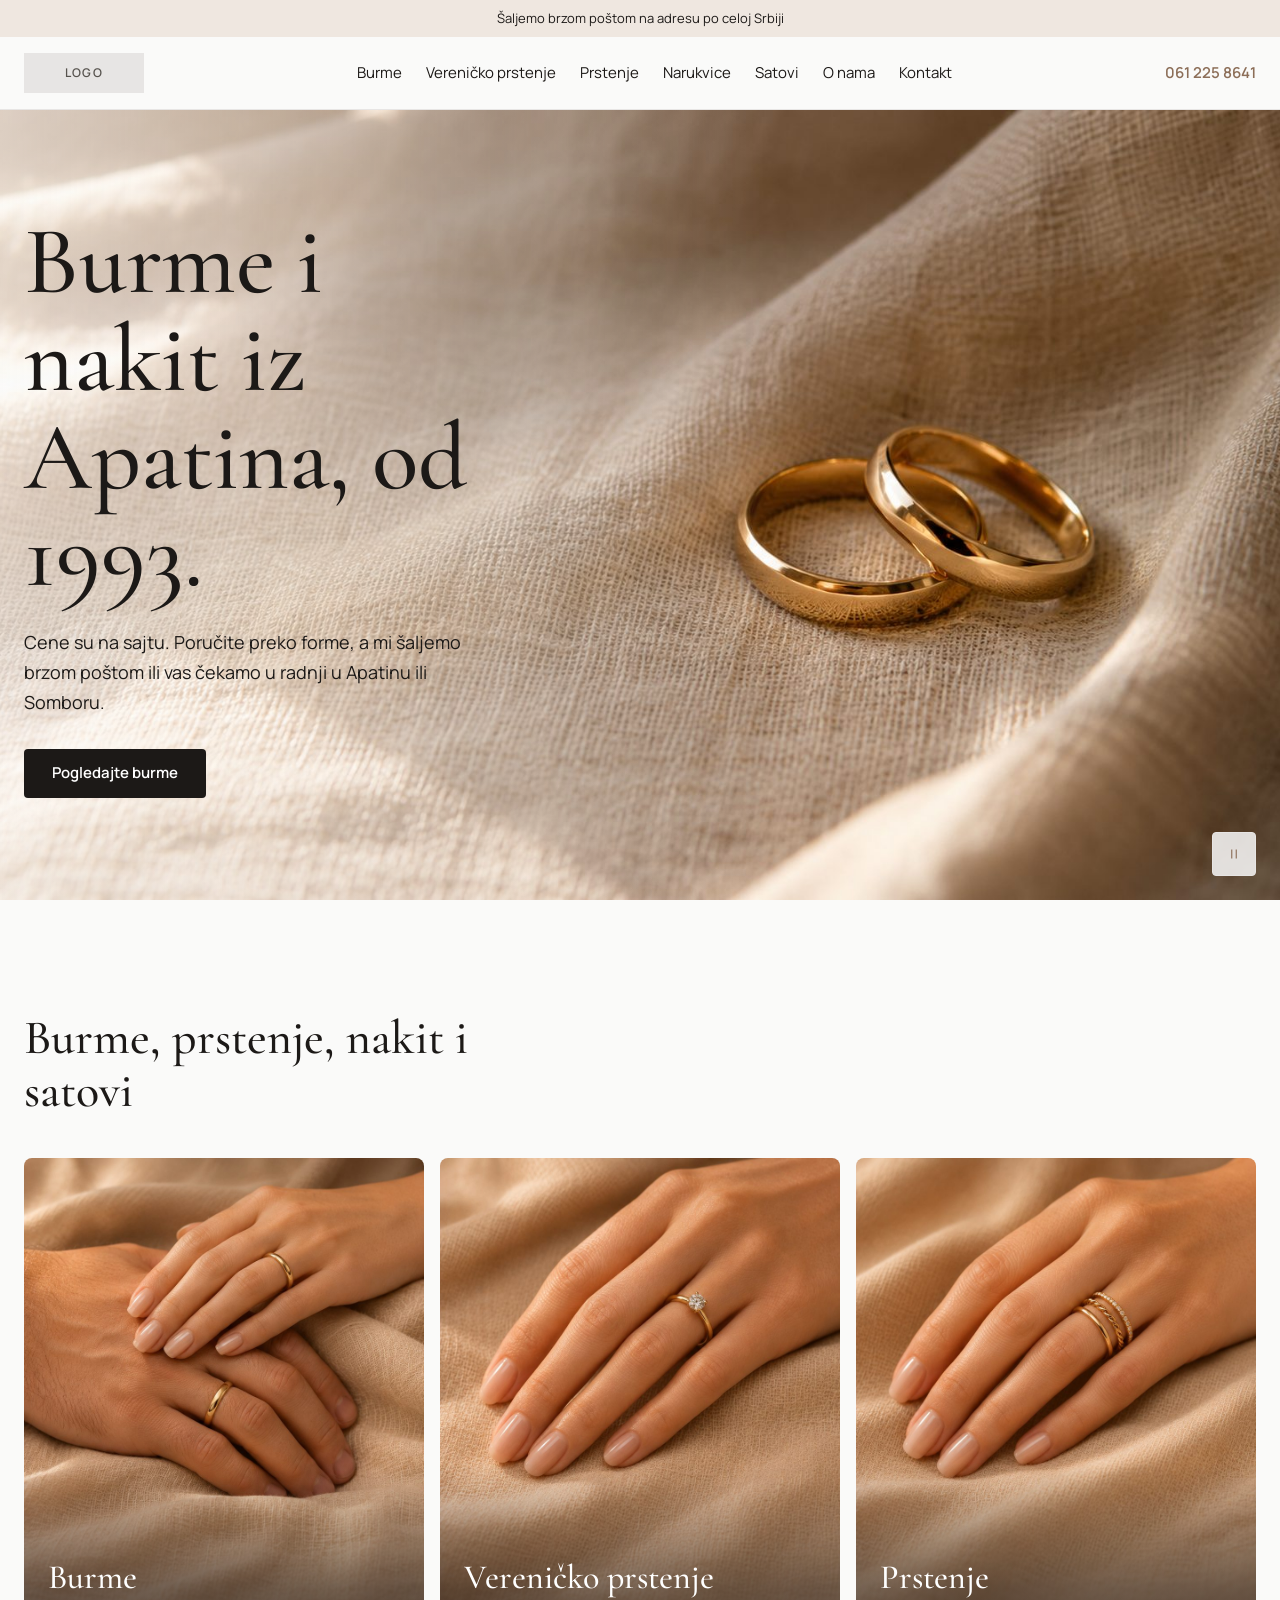
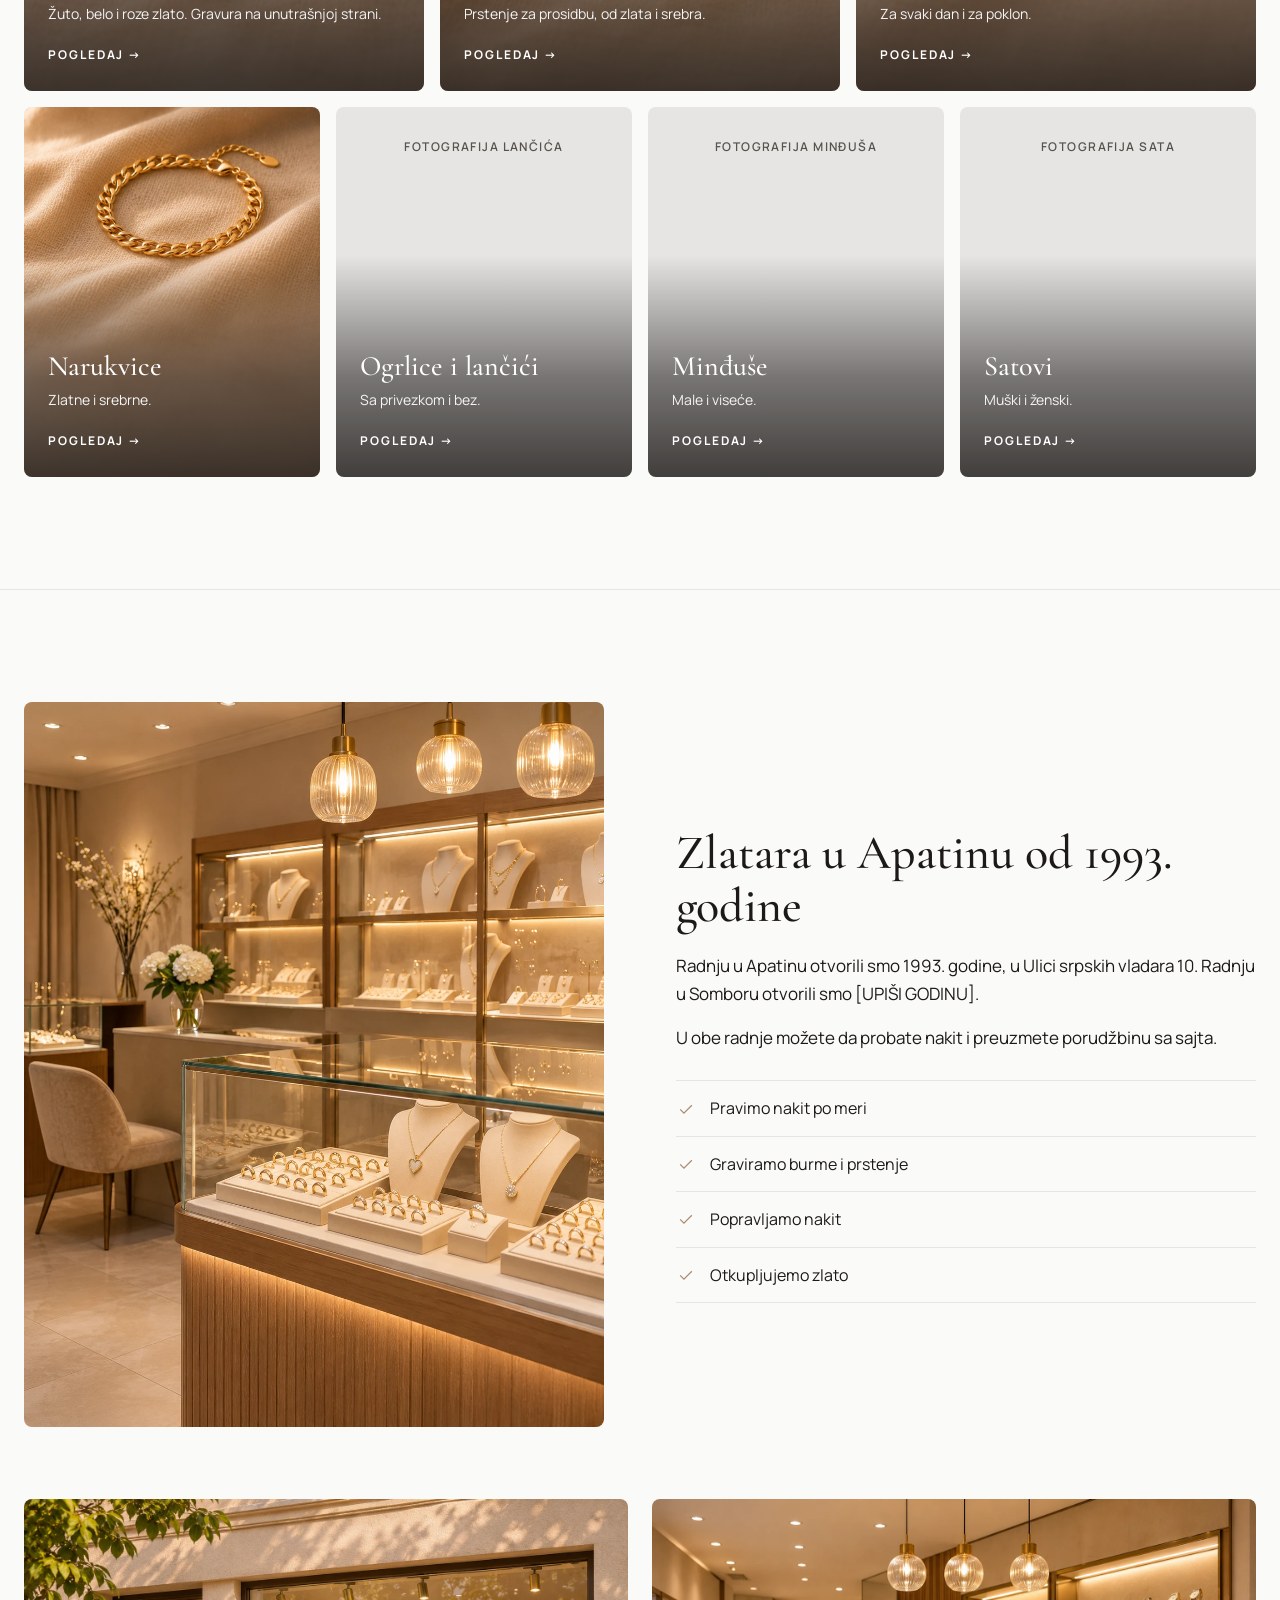
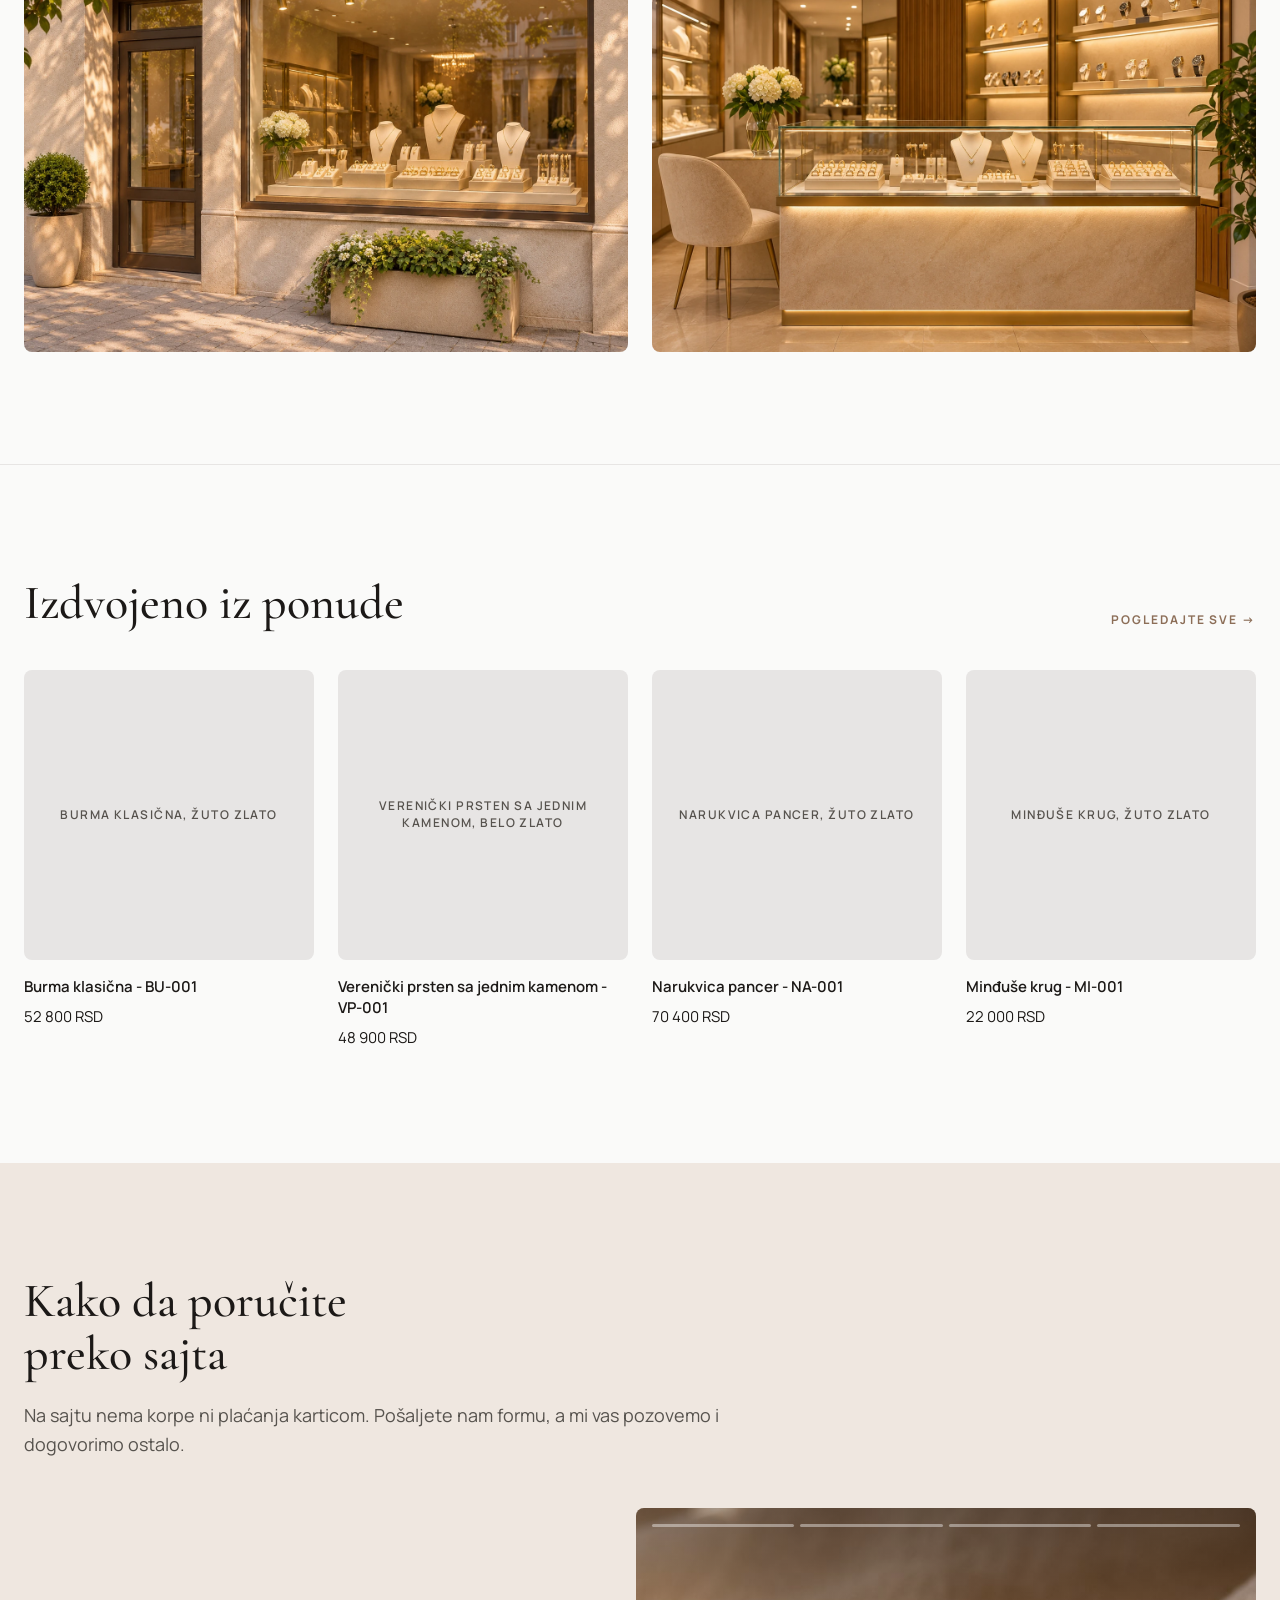
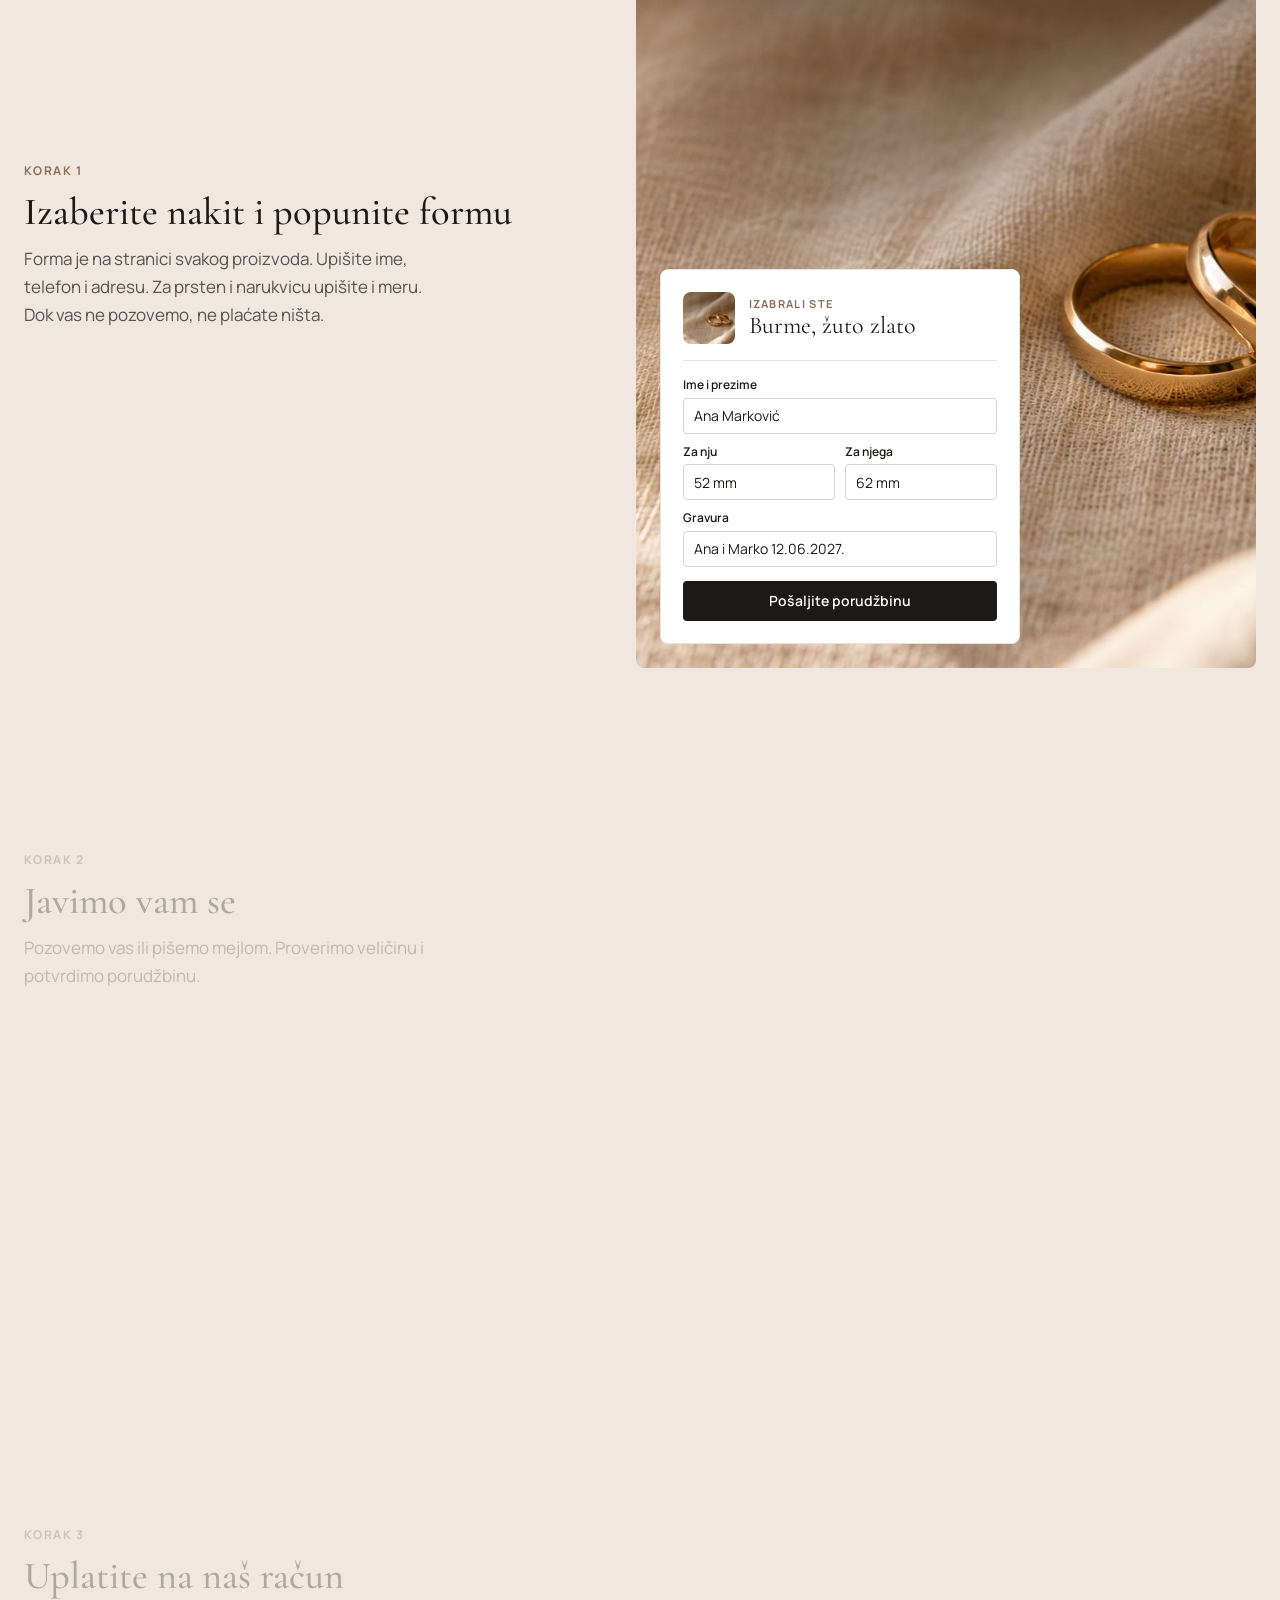
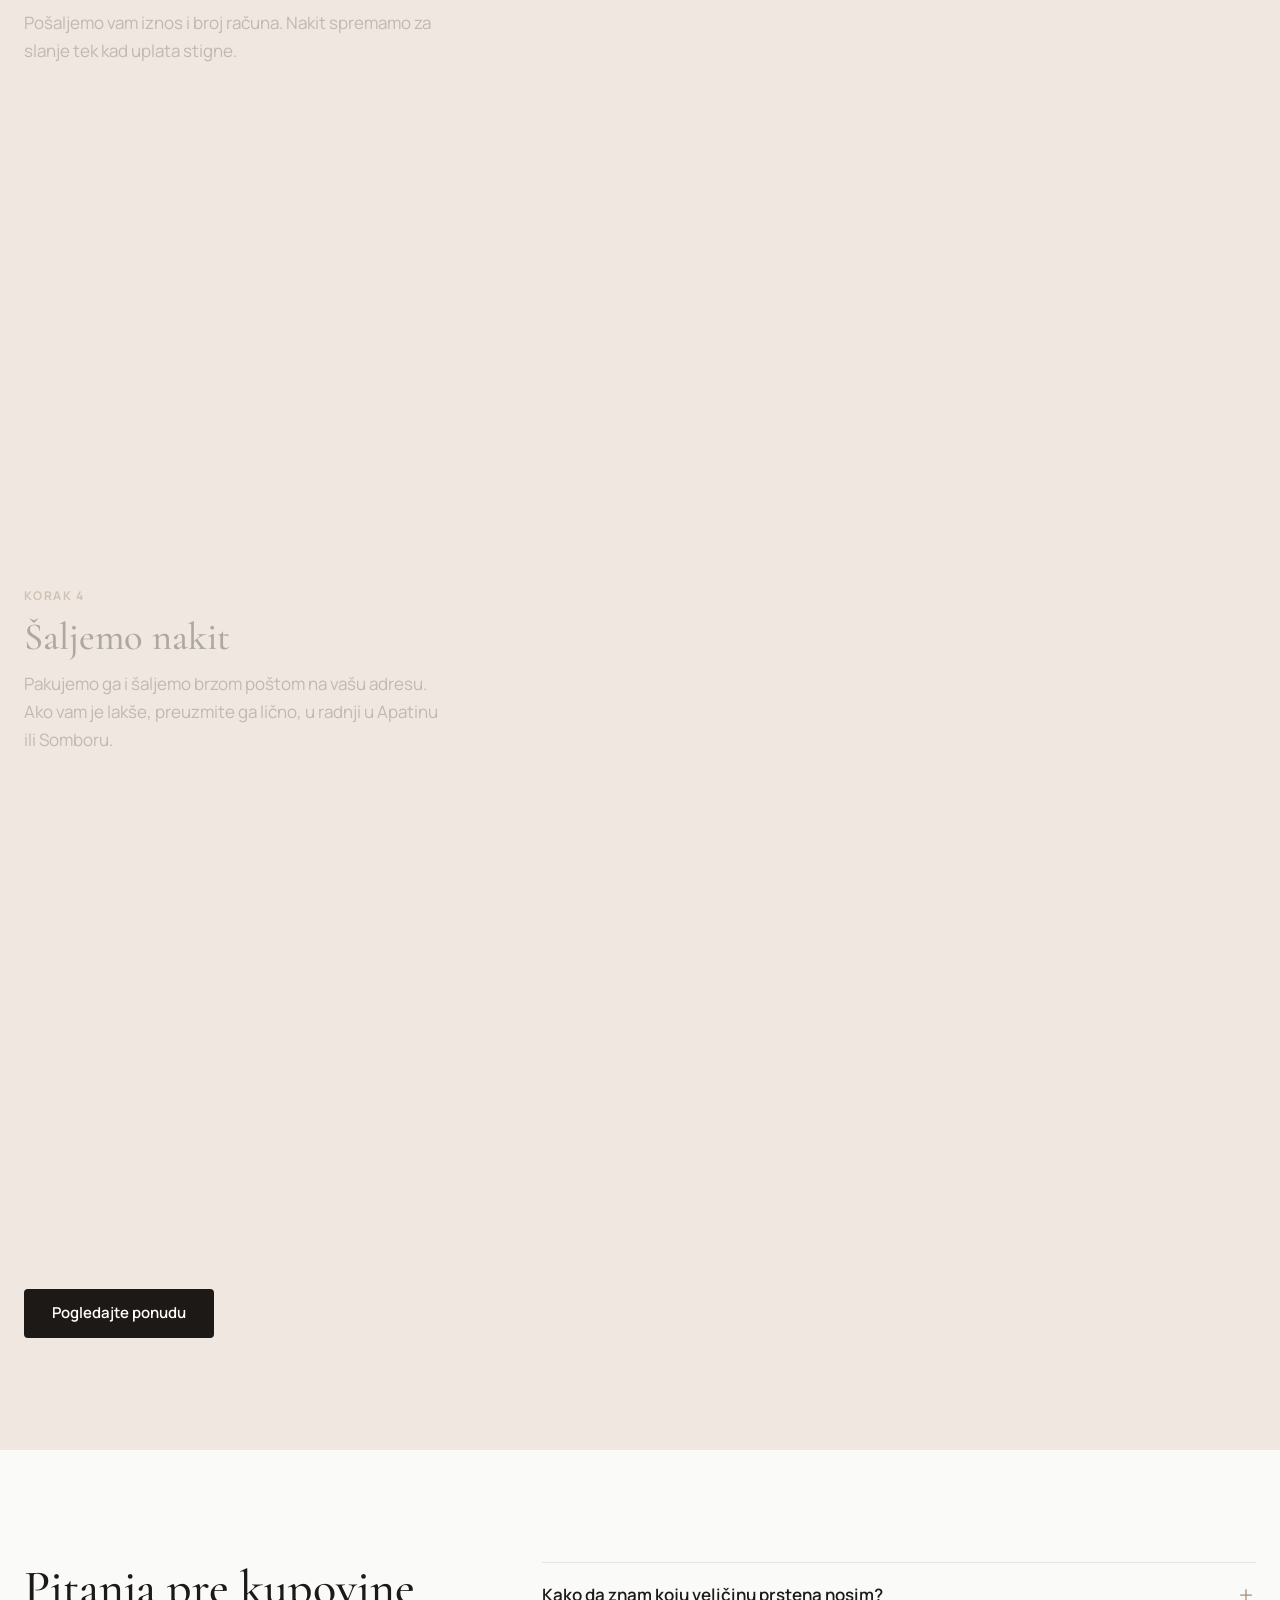
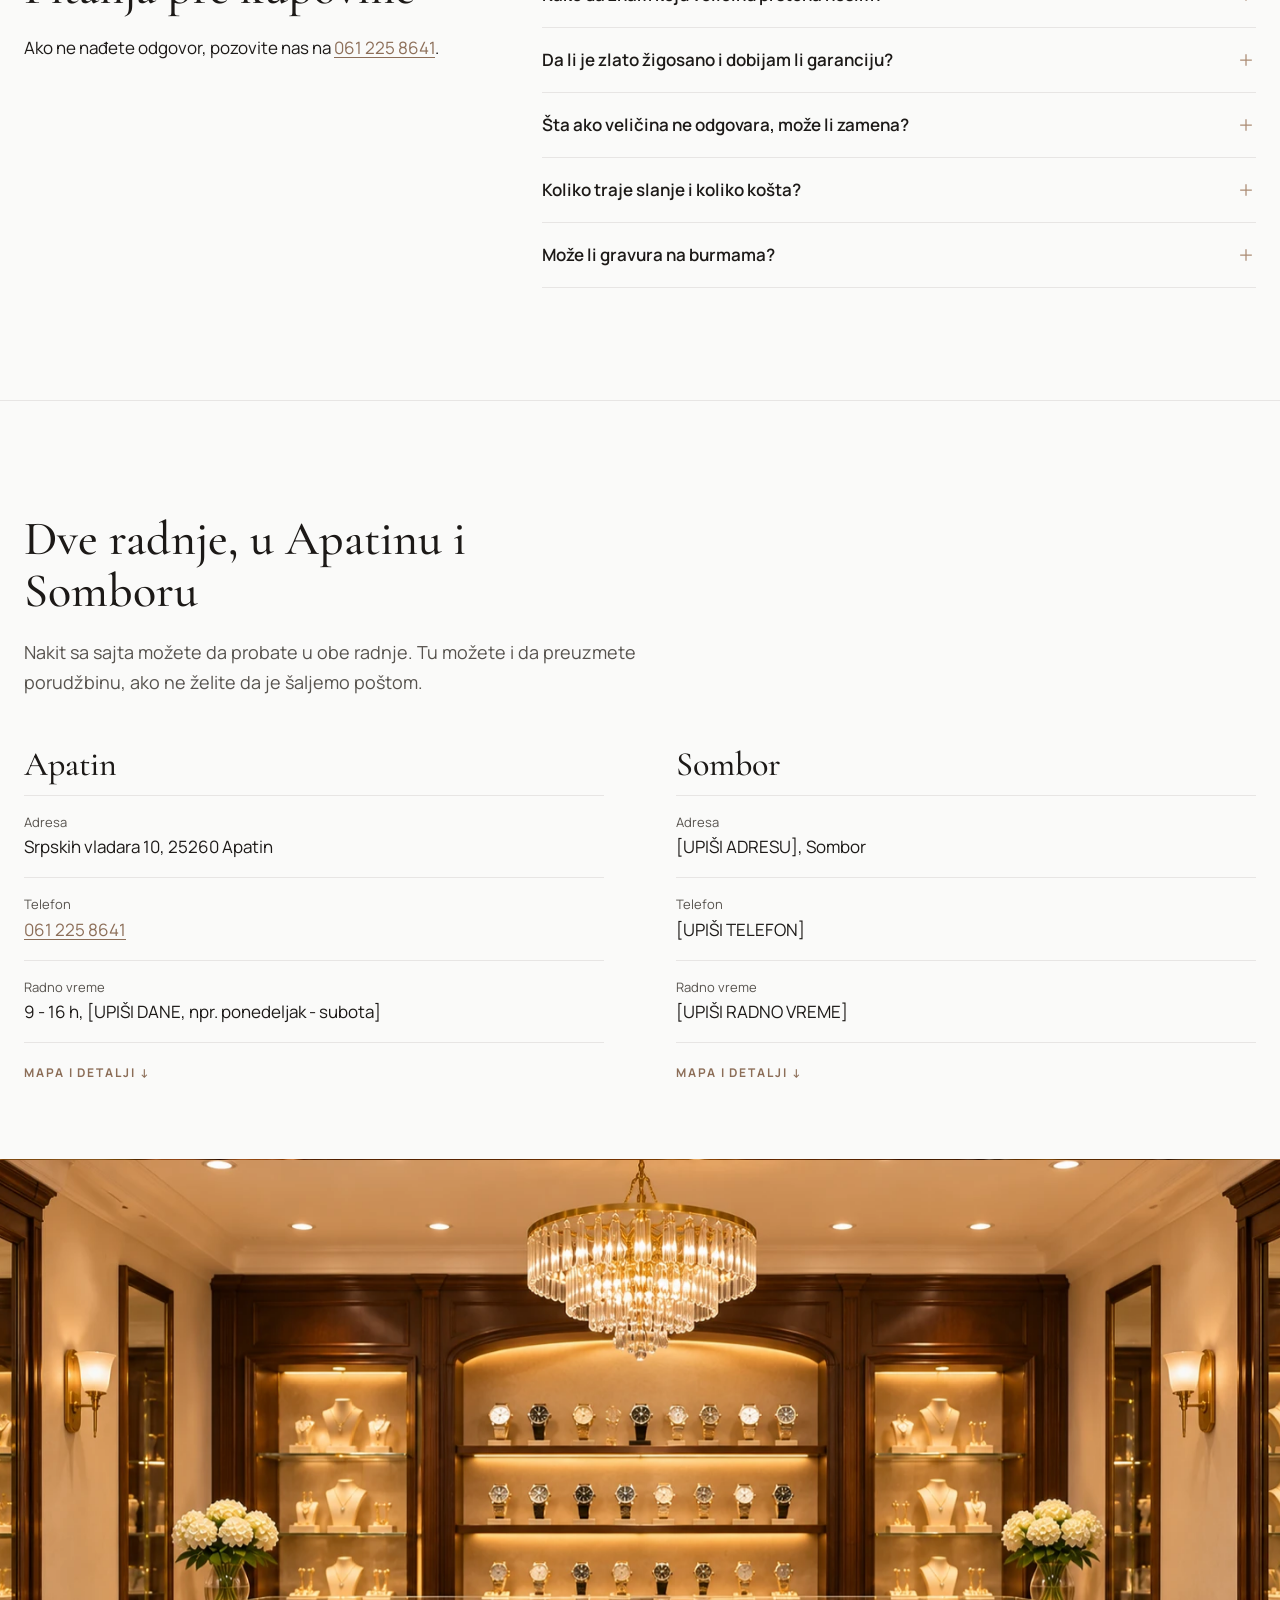
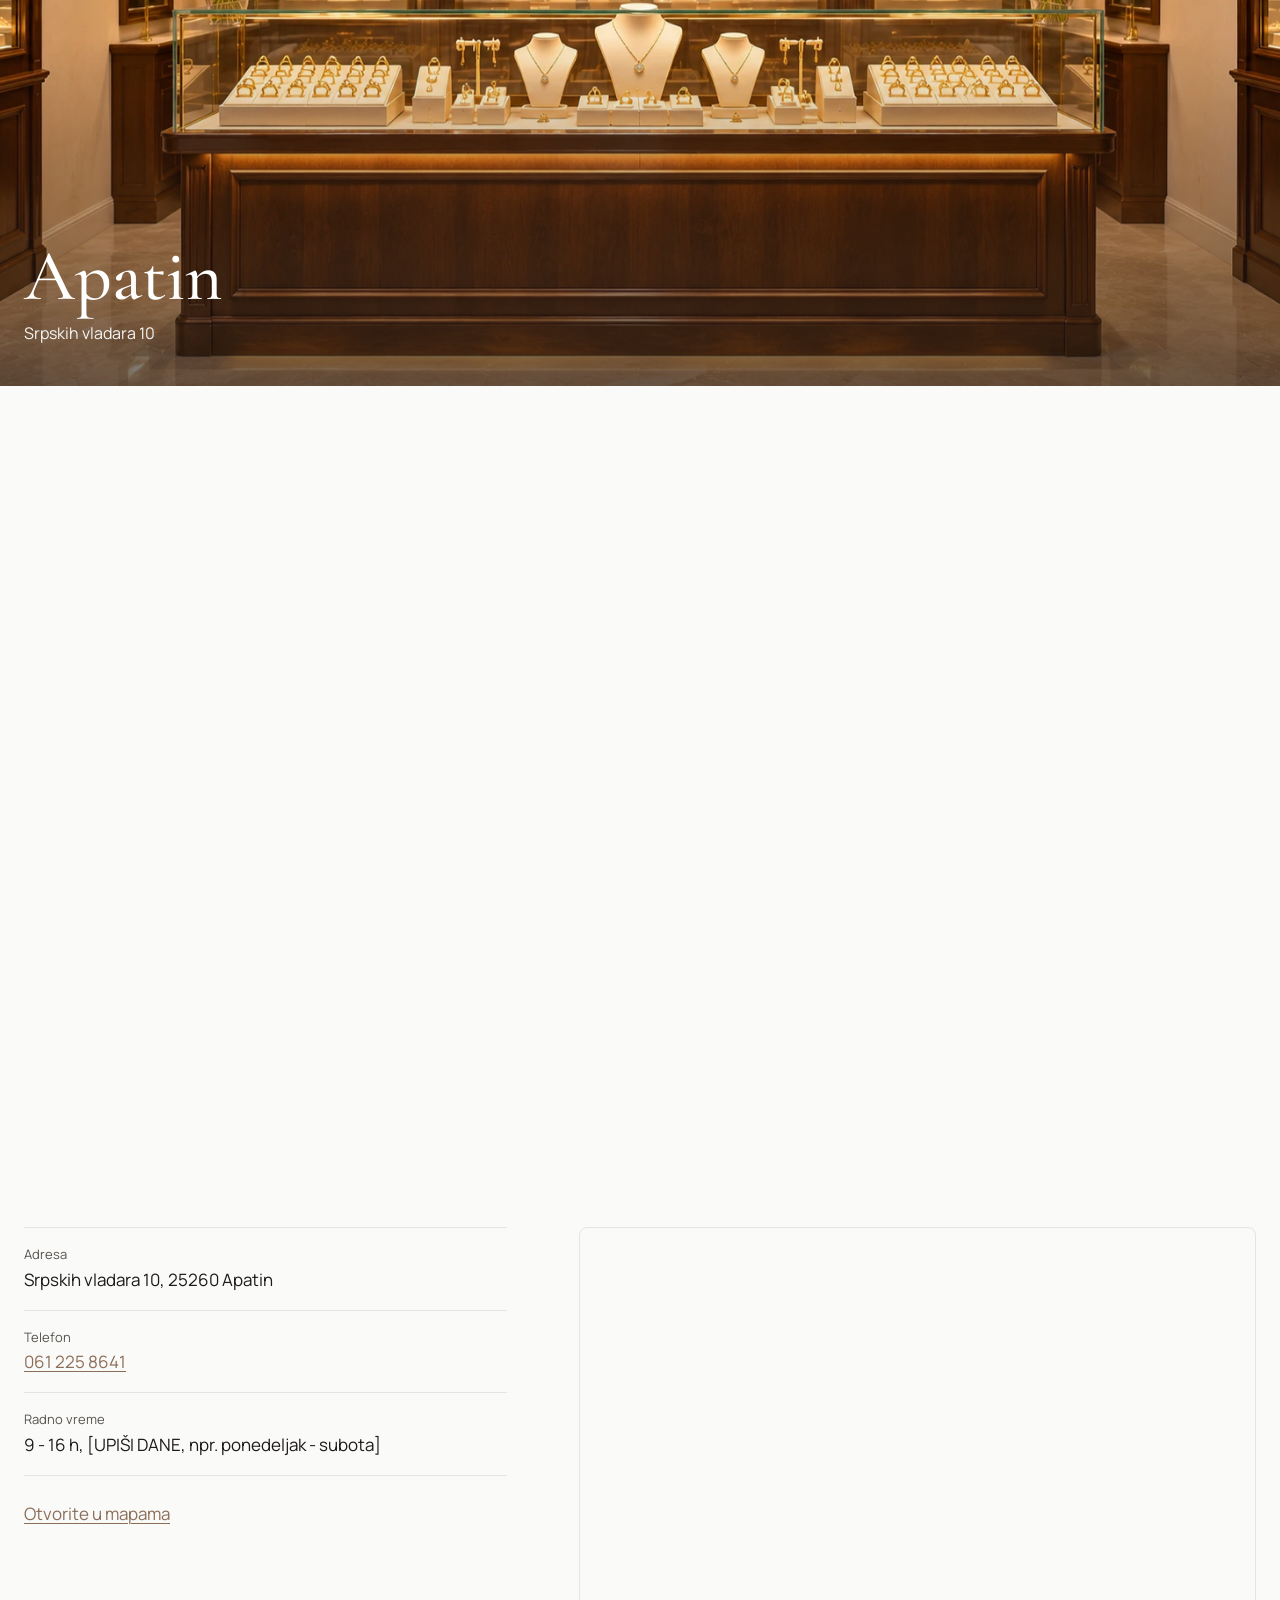
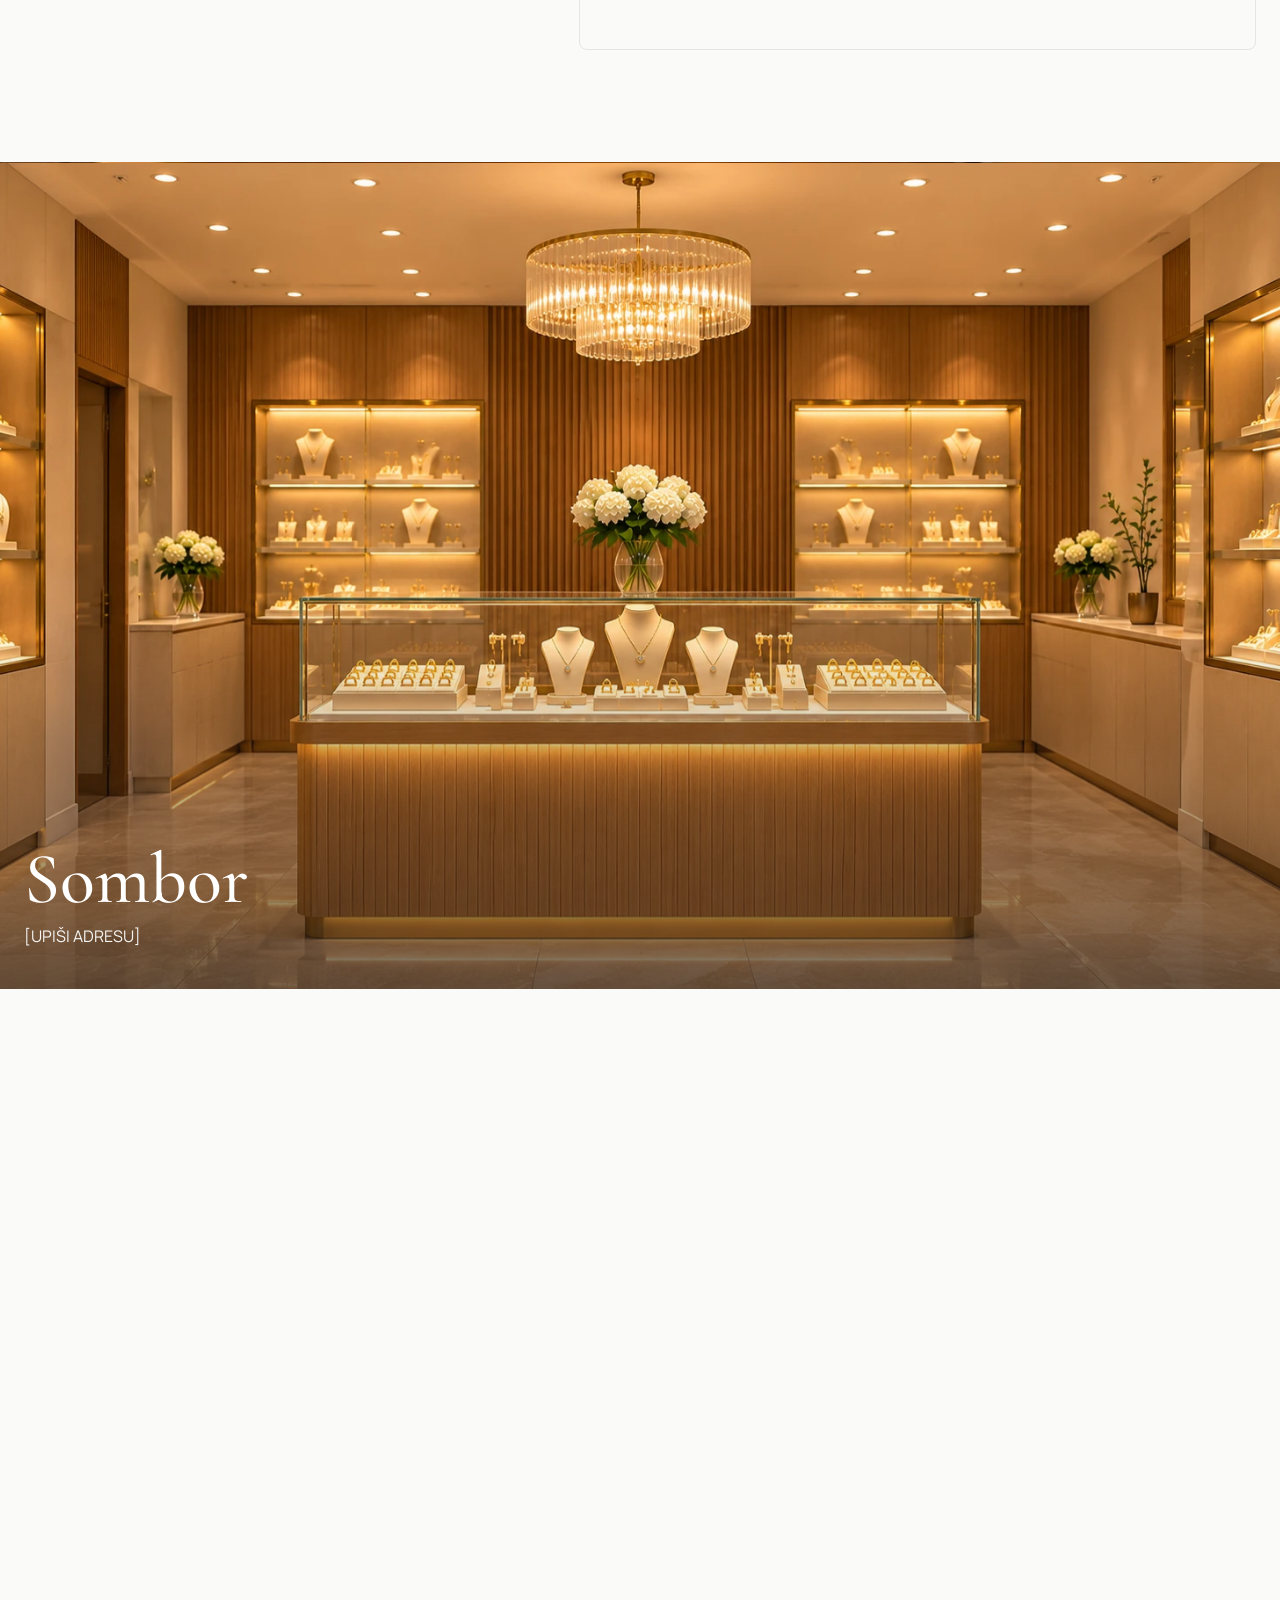
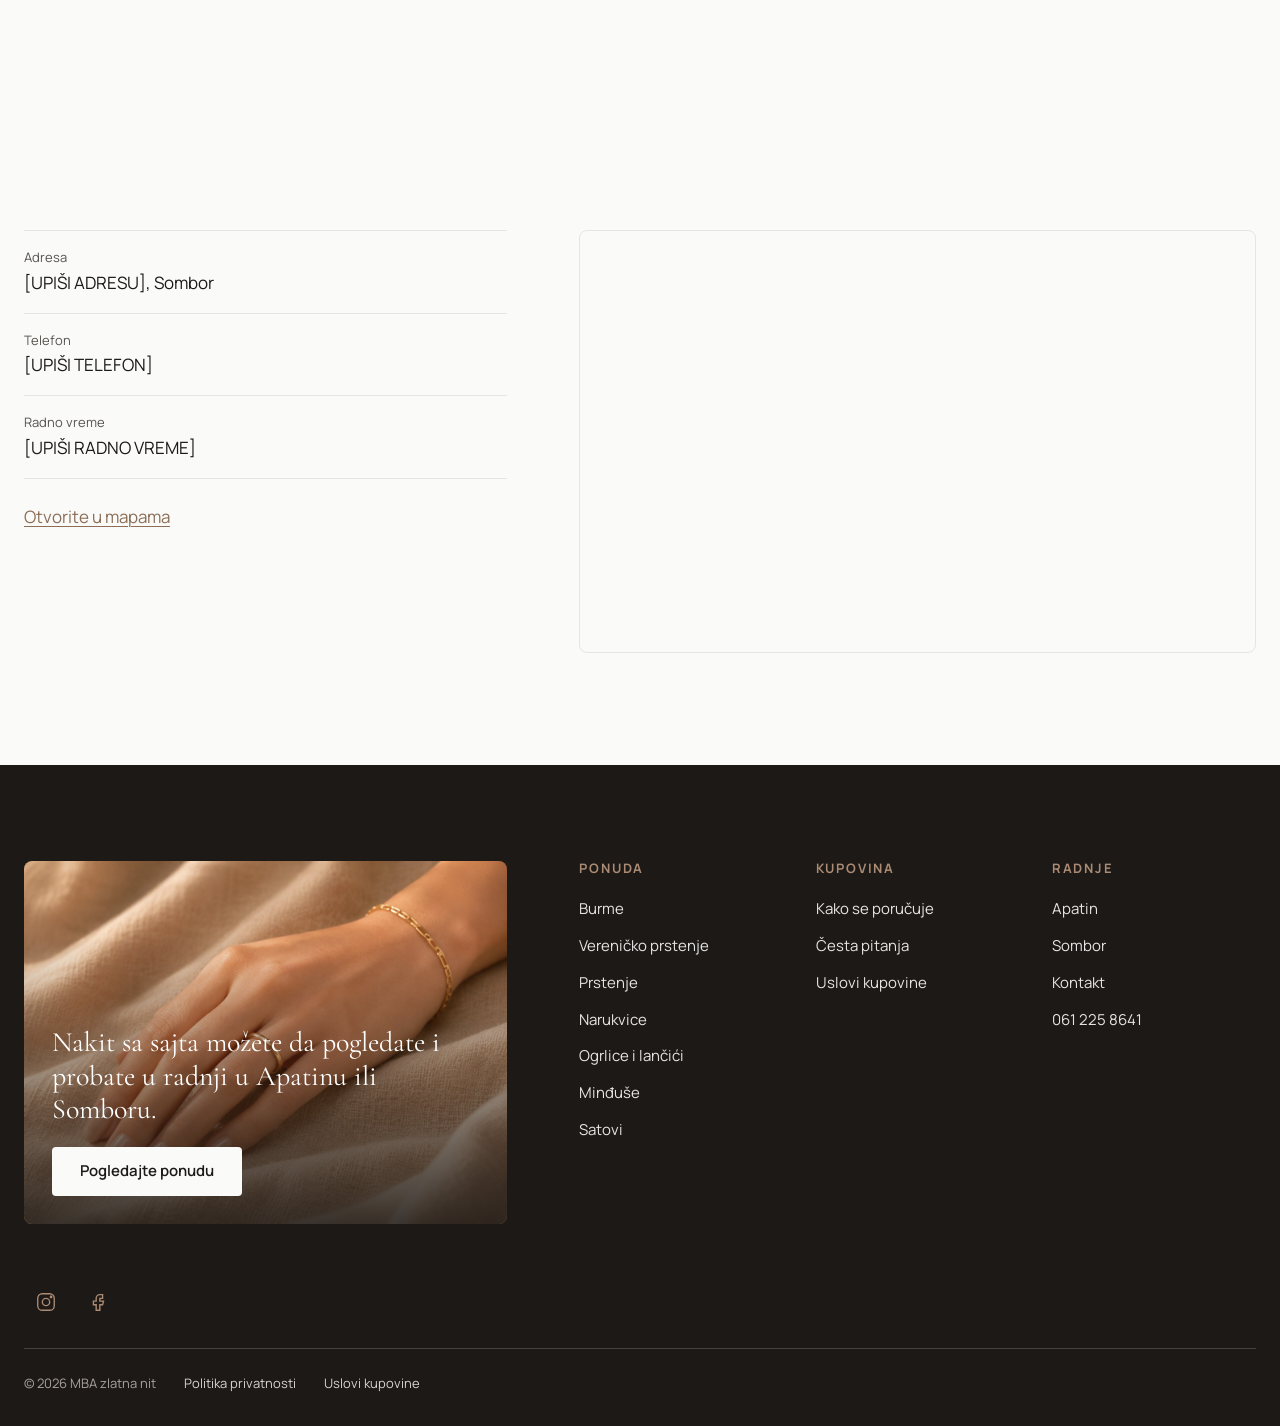
<file: index.html>
<!DOCTYPE html>
<html lang="sr-Latn">
<head>
<meta charset="utf-8">
<meta name="viewport" content="width=device-width, initial-scale=1">
<!-- PROBNA VERZIJA: Google je ne indeksira. Ukloniti ovaj red pre objave na pravom hostingu. -->
<meta name="robots" content="noindex, nofollow">
<title>MBA zlatna nit | Zlatara u Apatinu i Somboru</title>
<meta name="description" content="Burme, vereničko prstenje, nakit i satovi. Zlatara u Apatinu od 1993. i u Somboru. Cene na sajtu, porudžbina preko forme, slanje brzom poštom.">
<link rel="preconnect" href="https://fonts.googleapis.com">
<link rel="preconnect" href="https://fonts.gstatic.com" crossorigin>
<link href="https://fonts.googleapis.com/css2?family=Cormorant+Garamond:wght@500&family=Manrope:wght@400;600;700&display=swap" rel="stylesheet">
<link rel="stylesheet" href="styles.css">
<!-- Pre crtanja stranice, da se raspored ne pomera:
     "js" uključuje priču u sekciji Kako da poručite (bez JS koraci stoje jedan ispod drugog).
     "scenes-on" uključuje scene radnji. Ko je isključio pokret, vidi obe slike jednu do druge. -->
<script>document.documentElement.classList.add("js"); if (!window.matchMedia("(prefers-reduced-motion: reduce)").matches) document.documentElement.classList.add("scenes-on");</script>
</head>
<body>

<div class="topbar">Šaljemo brzom poštom na adresu po celoj Srbiji</div>

<header class="nav">
  <div class="nav-inner">
    <!-- LOGO: zameni ovaj div sa <img src="slike/logo.svg" alt="MBA zlatna nit"> -->
    <a href="index.html" class="logo ph" aria-label="MBA zlatna nit, početna">LOGO</a>
    <nav class="nav-links" id="nav-links" aria-label="Glavni meni">
      <a href="kategorija.html#burme">Burme</a>
      <a href="kategorija.html#verenicko">Vereničko prstenje</a>
      <a href="kategorija.html#prstenje">Prstenje</a>
      <a href="kategorija.html#narukvice">Narukvice</a>
      <a href="kategorija.html#satovi">Satovi</a>
      <a href="index.html#o-nama">O nama</a>
      <a href="index.html#radnje">Kontakt</a>
      <a class="nav-links-phone" href="tel:+381612258641">Pozovite 061 225 8641</a>
    </nav>
    <a class="nav-phone" href="tel:+381612258641">061 225 8641</a>
    <button class="nav-toggle" type="button" aria-expanded="false" aria-controls="nav-links" aria-label="Otvori meni"><svg width="24" height="24" viewBox="0 0 24 24" fill="none" stroke="currentColor" stroke-width="1.5" aria-hidden="true"><path d="M3 7h18M3 12h18M3 17h18"/></svg></button>
  </div>
</header>

<main>

  <!-- HERO SA VIDEOM U POZADINI
       Video: slike/hero-video.mp4 (ovo je PRIVREMENI video, zameni pravim snimkom burmi na postolju).
       poster = slika koja se vidi dok se video učitava i kad je pokret isključen.
       Video je bez zvuka (muted) i vrti se u krug (loop). Pokreće ga main.js, osim ako je pokret isključen u sistemu,
       pa tada nema autoplay i preload="none": vidi se samo poster, a video se ne preuzima.
       Dugme zaustavlja i pušta video (dole desno, na mobilnom gore desno). -->
  <section class="hero">
    <video class="hero-media" muted loop playsinline preload="none" poster="slike/hero-burme.jpg" aria-hidden="true">
      <source src="slike/hero-video.mp4" type="video/mp4">
    </video>
    <button class="hero-pause" type="button" aria-label="Pusti video" data-stanje="zaustavljeno">
      <svg class="ic-pause" width="18" height="18" viewBox="0 0 24 24" fill="none" stroke="currentColor" stroke-width="1.5" aria-hidden="true"><path d="M9 6v12M15 6v12"/></svg>
      <svg class="ic-play" width="18" height="18" viewBox="0 0 24 24" fill="none" stroke="currentColor" stroke-width="1.5" aria-hidden="true"><path d="M8 5.5v13l11-6.5z"/></svg>
    </button>
    <div class="hero-content">
      <h1>Burme i nakit iz Apatina, od 1993.</h1>
      <p class="hero-lead">Cene su na sajtu. Poručite preko forme, a mi šaljemo brzom poštom ili vas čekamo u radnji u Apatinu ili Somboru.</p>
      <a class="btn" href="kategorija.html#burme">Pogledajte burme</a>
    </div>
  </section>

  <!-- KATEGORIJE: prvi red 3 velike, drugi red 4 manje kartice -->
  <section class="section" id="kategorije">
    <div class="container">
      <h2>Burme, prstenje, nakit i satovi</h2>
      <div class="cats-row cats-row--3" style="margin-top:40px">
        <a class="cat-card" href="kategorija.html#burme">
          <img class="cat-media" src="slike/kat-burme.jpg" alt="Ruke para sa zlatnim burmama" loading="lazy">
          <div class="cat-text">
            <p class="cat-title">Burme</p>
            <p class="cat-desc">Žuto, belo i roze zlato. Gravura na unutrašnjoj strani.</p>
            <span class="link-caps cat-link">Pogledaj →</span>
          </div>
        </a>
        <a class="cat-card" href="kategorija.html#verenicko">
          <img class="cat-media" src="slike/kat-verenicko.jpg" alt="Ženska ruka sa zlatnim vereničkim prstenom" loading="lazy">
          <div class="cat-text">
            <p class="cat-title">Vereničko prstenje</p>
            <p class="cat-desc">Prstenje za prosidbu, od zlata i srebra.</p>
            <span class="link-caps cat-link">Pogledaj →</span>
          </div>
        </a>
        <a class="cat-card" href="kategorija.html#prstenje">
          <img class="cat-media" src="slike/kat-prstenje.jpg" alt="Ženska ruka sa tri tanka zlatna prstena" loading="lazy">
          <div class="cat-text">
            <p class="cat-title">Prstenje</p>
            <p class="cat-desc">Za svaki dan i za poklon.</p>
            <span class="link-caps cat-link">Pogledaj →</span>
          </div>
        </a>
      </div>
      <div class="cats-row cats-row--4">
        <a class="cat-card" href="kategorija.html#narukvice">
          <img class="cat-media" src="slike/kat-narukvice.jpg" alt="Zlatna pancer narukvica na bež tkanini" loading="lazy">
          <div class="cat-text">
            <p class="cat-title">Narukvice</p>
            <p class="cat-desc">Zlatne i srebrne.</p>
            <span class="link-caps cat-link">Pogledaj →</span>
          </div>
        </a>
        <a class="cat-card" href="kategorija.html#ogrlice">
          <div class="cat-media ph" role="img" aria-label="Ogrlice i lančići">FOTOGRAFIJA LANČIĆA</div>
          <div class="cat-text">
            <p class="cat-title">Ogrlice i lančići</p>
            <p class="cat-desc">Sa privezkom i bez.</p>
            <span class="link-caps cat-link">Pogledaj →</span>
          </div>
        </a>
        <a class="cat-card" href="kategorija.html#mindjuse">
          <div class="cat-media ph" role="img" aria-label="Minđuše">FOTOGRAFIJA MINĐUŠA</div>
          <div class="cat-text">
            <p class="cat-title">Minđuše</p>
            <p class="cat-desc">Male i viseće.</p>
            <span class="link-caps cat-link">Pogledaj →</span>
          </div>
        </a>
        <a class="cat-card" href="kategorija.html#satovi">
          <div class="cat-media ph" role="img" aria-label="Satovi">FOTOGRAFIJA SATA</div>
          <div class="cat-text">
            <p class="cat-title">Satovi</p>
            <p class="cat-desc">Muški i ženski.</p>
            <span class="link-caps cat-link">Pogledaj →</span>
          </div>
        </a>
      </div>
    </div>
  </section>

  <!-- O NAMA -->
  <section class="section section--line" id="o-nama">
    <div class="container">
    <div class="about">
      <img class="about-media" src="slike/radnja-unutra.webp" width="1122" height="1402" alt="Vitrine sa prstenjem i ogrlicama u radnji MBA zlatna nit" loading="lazy">
      <div>
        <h2>Zlatara u Apatinu od 1993. godine</h2>
        <p>Radnju u Apatinu otvorili smo 1993. godine, u Ulici srpskih vladara 10. Radnju u Somboru otvorili smo [UPIŠI GODINU].</p>
        <p>U obe radnje možete da probate nakit i preuzmete porudžbinu sa sajta.</p>
        <ul class="services">
          <li><svg width="20" height="20" viewBox="0 0 24 24" fill="none" stroke="currentColor" stroke-width="1.5" aria-hidden="true"><path d="M5 12.5l4.5 4.5L19 7.5"/></svg>Pravimo nakit po meri</li>
          <li><svg width="20" height="20" viewBox="0 0 24 24" fill="none" stroke="currentColor" stroke-width="1.5" aria-hidden="true"><path d="M5 12.5l4.5 4.5L19 7.5"/></svg>Graviramo burme i prstenje</li>
          <li><svg width="20" height="20" viewBox="0 0 24 24" fill="none" stroke="currentColor" stroke-width="1.5" aria-hidden="true"><path d="M5 12.5l4.5 4.5L19 7.5"/></svg>Popravljamo nakit</li>
          <li><svg width="20" height="20" viewBox="0 0 24 24" fill="none" stroke="currentColor" stroke-width="1.5" aria-hidden="true"><path d="M5 12.5l4.5 4.5L19 7.5"/></svg>Otkupljujemo zlato</li>
        </ul>
      </div>
    </div>
    <div class="about-photos">
      <img src="slike/radnja-izlog.webp" width="1448" height="1086" alt="Izlog radnje sa ogrlicama i prstenjem" loading="lazy">
      <img src="slike/radnja-pult.webp" width="1448" height="1086" alt="Pult sa prstenjem i police sa satovima u radnji" loading="lazy">
    </div>
    </div>
  </section>

  <!-- IZDVOJENI PROIZVODI: biraju se u proizvodi.js sa izdvojen: true -->
  <section class="section section--line">
    <div class="container">
      <div class="section-head">
        <h2>Izdvojeno iz ponude</h2>
        <a class="link-caps" href="kategorija.html#sve">Pogledajte sve →</a>
      </div>
      <div class="products" id="izdvojeni"></div>
    </div>
  </section>

  <!-- KAKO SE PORUČUJE: priča na skrol.
       Levo su koraci, desno zalepljen okvir sa fotografijom i karticom koja pokazuje taj korak.
       Aktivni korak bira main.js (deo "Priča: kako da poručite"). Okvir je samo ilustracija (aria-hidden),
       sav tekst je u koracima. Primer kroz celu priču su burme za Anu i Marka, kao primer gravure u formi. -->
  <section class="section section--surface" id="kako-se-porucuje">
    <div class="container">
      <div class="story-head">
        <h2>Kako da poručite preko sajta</h2>
        <p class="lead">Na sajtu nema korpe ni plaćanja karticom. Pošaljete nam formu, a mi vas pozovemo i dogovorimo ostalo.</p>
      </div>

      <div class="story" data-prica>
        <ol class="story-steps">
          <li class="story-step is-active" aria-current="step">
            <span class="story-num">Korak 1</span>
            <h3>Izaberite nakit i popunite formu</h3>
            <p>Forma je na stranici svakog proizvoda. Upišite ime, telefon i adresu. Za prsten i narukvicu upišite i meru. Dok vas ne pozovemo, ne plaćate ništa.</p>
          </li>
          <li class="story-step">
            <span class="story-num">Korak 2</span>
            <h3>Javimo vam se</h3>
            <p>Pozovemo vas ili pišemo mejlom. Proverimo veličinu i potvrdimo porudžbinu.</p>
          </li>
          <li class="story-step">
            <span class="story-num">Korak 3</span>
            <h3>Uplatite na naš račun</h3>
            <p>Pošaljemo vam iznos i broj računa. Nakit spremamo za slanje tek kad uplata stigne.</p>
          </li>
          <li class="story-step">
            <span class="story-num">Korak 4</span>
            <h3>Šaljemo nakit</h3>
            <p>Pakujemo ga i šaljemo brzom poštom na vašu adresu. Ako vam je lakše, preuzmite ga lično, u radnji u Apatinu ili Somboru.</p>
          </li>
        </ol>

        <div class="story-visual" aria-hidden="true">
          <div class="story-frame">
            <img class="story-bg is-active" data-korak="0" src="slike/hero-burme.jpg" alt="" loading="lazy">
            <img class="story-bg" data-korak="1" src="slike/apatin-unutra.webp" alt="" loading="lazy">
            <img class="story-bg" data-korak="2" src="slike/kat-narukvice.jpg" alt="" loading="lazy">
            <img class="story-bg" data-korak="3" src="slike/kat-burme.jpg" alt="" loading="lazy">

            <!-- Traka kao kod priča na telefonu: puni se dok se skroluje kroz korake -->
            <div class="story-bars">
              <span class="story-bar"><i></i></span><span class="story-bar"><i></i></span><span class="story-bar"><i></i></span><span class="story-bar"><i></i></span>
            </div>

            <!-- Svaki korak: naslov (vidi se samo na mobilnom) i kartica. main.js pali sloj sa istim data-korak. -->
            <!-- 1. Forma se popunjava -->
            <div class="story-slide is-active" data-korak="0">
            <p class="story-slide-title"><span>Korak 1</span>Izaberite nakit i popunite formu</p>
            <div class="story-card">
              <div class="sc-head sc-head--opt">
                <img class="sc-thumb" src="slike/hero-burme.jpg" alt="" loading="lazy">
                <div><p class="sc-label">Izabrali ste</p><p class="sc-title">Burme, žuto zlato</p></div>
              </div>
              <div class="sc-field"><span class="sc-field-label">Ime i prezime</span><span class="sc-input"><span class="sc-typed" style="--d:.3s;--n:12">Ana Marković</span></span></div>
              <div class="sc-row">
                <div class="sc-field"><span class="sc-field-label">Za nju</span><span class="sc-input"><span class="sc-typed" style="--d:1s;--n:5">52 mm</span></span></div>
                <div class="sc-field"><span class="sc-field-label">Za njega</span><span class="sc-input"><span class="sc-typed" style="--d:1.4s;--n:5">62 mm</span></span></div>
              </div>
              <div class="sc-field sc-field--opt"><span class="sc-field-label">Gravura</span><span class="sc-input"><span class="sc-typed" style="--d:1.8s;--n:23">Ana i Marko 12.06.2027.</span></span></div>
              <span class="sc-btn">Pošaljite porudžbinu</span>
            </div>
            </div>

            <!-- 2. Poziv iz radnje -->
            <div class="story-slide" data-korak="1">
            <p class="story-slide-title"><span>Korak 2</span>Javimo vam se</p>
            <div class="story-card">
              <div class="sc-head">
                <span class="sc-icon"><svg width="22" height="22" viewBox="0 0 24 24" fill="none" stroke="currentColor" stroke-width="1.5"><path d="M7 3.5h3l1.5 4-2 1.5a10.5 10.5 0 0 0 5 5l1.5-2 4 1.5v3a2 2 0 0 1-2 2C10.6 18.5 5 12.9 5 5.5a2 2 0 0 1 2-2z"/></svg></span>
                <div><p class="sc-label">Poziv iz radnje</p><p class="sc-title">MBA zlatna nit</p><p class="sc-sub">061 225 8641</p></div>
              </div>
              <ul class="sc-checks">
                <li style="--d:.5s"><svg width="18" height="18" viewBox="0 0 24 24" fill="none" stroke="currentColor" stroke-width="1.5"><path d="M5 12.5l4.5 4.5L19 7.5"/></svg>Veličina 52 i 62 mm</li>
                <li style="--d:.9s"><svg width="18" height="18" viewBox="0 0 24 24" fill="none" stroke="currentColor" stroke-width="1.5"><path d="M5 12.5l4.5 4.5L19 7.5"/></svg>Tekst za gravuru</li>
                <li style="--d:1.3s"><svg width="18" height="18" viewBox="0 0 24 24" fill="none" stroke="currentColor" stroke-width="1.5"><path d="M5 12.5l4.5 4.5L19 7.5"/></svg>Adresa za slanje</li>
              </ul>
              <p class="sc-status" style="--d:1.8s">Potvrdili smo porudžbinu</p>
            </div>
            </div>

            <!-- 3. Podaci za uplatu. Iznos i račun su sive crte, jer zavise od porudžbine. -->
            <div class="story-slide" data-korak="2">
            <p class="story-slide-title"><span>Korak 3</span>Uplatite na naš račun</p>
            <div class="story-card">
              <p class="sc-label">Podaci za uplatu</p>
              <dl class="sc-pay">
                <div style="--d:.3s"><dt>Primalac</dt><dd>MBA zlatna nit</dd></div>
                <div style="--d:.6s"><dt>Svrha</dt><dd>Porudžbina sa sajta</dd></div>
                <div style="--d:.9s"><dt>Iznos</dt><dd><span class="sc-skeleton" style="width:88px"></span></dd></div>
                <div style="--d:1.2s"><dt>Račun</dt><dd><span class="sc-skeleton" style="width:150px"></span></dd></div>
              </dl>
              <p class="sc-status" style="--d:1.9s"><svg width="18" height="18" viewBox="0 0 24 24" fill="none" stroke="currentColor" stroke-width="1.5"><path d="M5 12.5l4.5 4.5L19 7.5"/></svg>Uplata je stigla</p>
            </div>
            </div>

            <!-- 4. Paket na putu -->
            <div class="story-slide" data-korak="3">
            <p class="story-slide-title"><span>Korak 4</span>Šaljemo nakit</p>
            <div class="story-card">
              <div class="sc-head">
                <span class="sc-icon"><svg width="22" height="22" viewBox="0 0 24 24" fill="none" stroke="currentColor" stroke-width="1.5"><path d="M4 7.5l8-3.5 8 3.5v9l-8 3.5-8-3.5z"/><path d="M4 7.5l8 3.5 8-3.5M12 11v9"/></svg></span>
                <div><p class="sc-label">Brza pošta</p><p class="sc-title">Paket je na putu</p></div>
              </div>
              <ol class="sc-track">
                <li style="--d:.3s">Pakujemo</li>
                <li style="--d:.9s">Šaljemo</li>
                <li style="--d:1.5s">Stiže kod vas</li>
              </ol>
            </div>
            </div>
          </div>
        </div>
      </div>

      <div class="story-end">
        <a class="btn" href="kategorija.html#sve">Pogledajte ponudu</a>
      </div>
    </div>
  </section>

  <!-- ČESTA PITANJA -->
  <section class="section" id="cesta-pitanja">
    <div class="container faq">
      <div>
        <h2>Pitanja pre kupovine</h2>
        <p>Ako ne nađete odgovor, pozovite nas na <a href="tel:+381612258641">061 225 8641</a>.</p>
      </div>
      <div class="faq-list">
          <details>
            <summary>Kako da znam koju veličinu prstena nosim?<svg width="20" height="20" viewBox="0 0 24 24" fill="none" stroke="currentColor" stroke-width="1.5" aria-hidden="true"><path d="M12 5v14M5 12h14"/></svg></summary>
            <div class="faq-answer"><p>Obmotajte konac oko prsta, na mestu gde nosite prsten. Obeležite gde se spaja i izmerite ga lenjirom u milimetrima. Taj broj upišite u formu.</p><p>Ako niste sigurni, upišite približnu meru. Proverićemo je zajedno kad vas pozovemo, pre nego što pošaljemo prsten.</p></div>
          </details>
          <details>
            <summary>Da li je zlato žigosano i dobijam li garanciju?<svg width="20" height="20" viewBox="0 0 24 24" fill="none" stroke="currentColor" stroke-width="1.5" aria-hidden="true"><path d="M12 5v14M5 12h14"/></svg></summary>
            <div class="faq-answer"><p>[UPIŠI ODGOVOR: da li je nakit žigosan, koliko traje garancija i šta pokriva]</p></div>
          </details>
          <details>
            <summary>Šta ako veličina ne odgovara, može li zamena?<svg width="20" height="20" viewBox="0 0 24 24" fill="none" stroke="currentColor" stroke-width="1.5" aria-hidden="true"><path d="M12 5v14M5 12h14"/></svg></summary>
            <div class="faq-answer"><p>[UPIŠI ODGOVOR: da li je moguća zamena ili prepravka veličine, u kom roku i ko plaća slanje]</p></div>
          </details>
          <details>
            <summary>Koliko traje slanje i koliko košta?<svg width="20" height="20" viewBox="0 0 24 24" fill="none" stroke="currentColor" stroke-width="1.5" aria-hidden="true"><path d="M12 5v14M5 12h14"/></svg></summary>
            <div class="faq-answer"><p>Šaljemo brzom poštom [UPIŠI KURIRSKU SLUŽBU]. Paket stiže za [UPIŠI BROJ DANA], a slanje košta [UPIŠI CENU].</p><p>Porudžbinu možete i da preuzmete lično, u radnji u Apatinu ili Somboru.</p></div>
          </details>
          <details>
            <summary>Može li gravura na burmama?<svg width="20" height="20" viewBox="0 0 24 24" fill="none" stroke="currentColor" stroke-width="1.5" aria-hidden="true"><path d="M12 5v14M5 12h14"/></svg></summary>
            <div class="faq-answer"><p>Može. Tekst za gravuru upišite u formu kad poručujete, na primer imena i datum venčanja.</p><p>[UPIŠI: cena gravure, koliko znakova staje i koliko dana duže traje izrada]</p></div>
          </details>
      </div>
    </div>
  </section>

  <!-- RADNJE: za svaku radnju scena i ispod nje podaci i mapa.
       Scena: na skrol se slika spolja uvećava ka vratima i prelazi u sliku unutrašnjosti (main.js, deo "Scene radnji").
       data-vrata="x y" je tačka ka kojoj se zumira, u procentima slike (sredina vrata).
       Ko je u sistemu isključio pokret, ili nema JS, vidi obe slike jednu do druge.
       Mape su Google embed bez API ključa. Za Sombor zameni "Sombor" u src i href tačnom adresom. -->
  <section class="section section--line" id="radnje">
    <div class="container">
      <h2>Dve radnje, u Apatinu i Somboru</h2>
      <p class="lead">Nakit sa sajta možete da probate u obe radnje. Tu možete i da preuzmete porudžbinu, ako ne želite da je šaljemo poštom.</p>

      <!-- Kratak pregled obe radnje, da se adrese vide odmah, pre scena. Detalji i mape su ispod scena. -->
      <div class="stores-overview">
        <div class="store-sum">
          <h3>Apatin</h3>
          <dl>
            <dt>Adresa</dt><dd>Srpskih vladara 10, 25260 Apatin</dd>
            <dt>Telefon</dt><dd><a href="tel:+381612258641">061 225 8641</a></dd>
            <dt>Radno vreme</dt><dd>9 - 16 h, [UPIŠI DANE, npr. ponedeljak - subota]</dd>
          </dl>
          <a class="link-caps" href="#apatin-detalji">Mapa i detalji ↓</a>
        </div>
        <div class="store-sum">
          <h3>Sombor</h3>
          <dl>
            <dt>Adresa</dt><dd>[UPIŠI ADRESU], Sombor</dd>
            <dt>Telefon</dt><dd>[UPIŠI TELEFON]</dd>
            <dt>Radno vreme</dt><dd>[UPIŠI RADNO VREME]</dd>
          </dl>
          <a class="link-caps" href="#sombor-detalji">Mapa i detalji ↓</a>
        </div>
      </div>
    </div>

    <article class="store" id="radnja-apatin">
      <div class="scene" data-scena data-vrata="49 56">
        <div class="scene-stage">
          <div class="scene-frame">
            <img class="scene-out" src="slike/apatin-spolja.webp" width="1672" height="941" alt="Izlog i ulaz radnje u Apatinu" loading="lazy">
            <img class="scene-in" src="slike/apatin-unutra.webp" width="1672" height="941" alt="Unutrašnjost radnje u Apatinu, pult sa prstenjem i vitrine sa satovima" loading="lazy">
          </div>
          <div class="scene-caption">
            <h3>Apatin</h3>
            <p>Srpskih vladara 10</p>
          </div>
        </div>
      </div>
      <div class="container store-info" id="apatin-detalji">
        <div>
          <dl>
            <dt>Adresa</dt><dd>Srpskih vladara 10, 25260 Apatin</dd>
            <dt>Telefon</dt><dd><a href="tel:+381612258641">061 225 8641</a></dd>
            <dt>Radno vreme</dt><dd>9 - 16 h, [UPIŠI DANE, npr. ponedeljak - subota]</dd>
          </dl>
          <a href="https://www.google.com/maps/search/?api=1&amp;query=Srpskih%20vladara%2010%2C%20Apatin" target="_blank" rel="noopener">Otvorite u mapama</a>
        </div>
        <iframe class="store-map" src="https://maps.google.com/maps?q=Srpskih%20vladara%2010%2C%20Apatin&amp;z=16&amp;output=embed" loading="lazy" referrerpolicy="no-referrer-when-downgrade" title="Mapa: radnja u Apatinu, Srpskih vladara 10"></iframe>
      </div>
    </article>

    <article class="store" id="radnja-sombor">
      <div class="scene" data-scena data-vrata="49 54">
        <div class="scene-stage">
          <div class="scene-frame">
            <img class="scene-out" src="slike/sombor-spolja.webp" width="1672" height="941" alt="Izlog i ulaz radnje u Somboru" loading="lazy">
            <img class="scene-in" src="slike/sombor-unutra.webp" width="1672" height="941" alt="Unutrašnjost radnje u Somboru, pult i vitrine sa nakitom" loading="lazy">
          </div>
          <div class="scene-caption">
            <h3>Sombor</h3>
            <p>[UPIŠI ADRESU]</p>
          </div>
        </div>
      </div>
      <div class="container store-info" id="sombor-detalji">
        <div>
          <dl>
            <dt>Adresa</dt><dd>[UPIŠI ADRESU], Sombor</dd>
            <dt>Telefon</dt><dd>[UPIŠI TELEFON]</dd>
            <dt>Radno vreme</dt><dd>[UPIŠI RADNO VREME]</dd>
          </dl>
          <a href="https://www.google.com/maps/search/?api=1&amp;query=Sombor" target="_blank" rel="noopener">Otvorite u mapama</a>
        </div>
        <iframe class="store-map" src="https://maps.google.com/maps?q=Sombor&amp;z=14&amp;output=embed" loading="lazy" referrerpolicy="no-referrer-when-downgrade" title="Mapa: radnja u Somboru"></iframe>
      </div>
    </article>
  </section>

</main>

<footer class="footer">
  <div class="footer-inner">
    <div class="footer-top">
      <div class="footer-card">
        <!-- FOTOGRAFIJA: zameni div sa <img class="footer-card-media" src="slike/nakit-na-ruci.jpg" alt="..." loading="lazy"> -->
        <img class="footer-card-media" src="slike/footer-ruka.jpg" alt="Ruka sa zlatnim prstenom i narukvicom" loading="lazy">
        <div class="footer-card-text">
          <p>Nakit sa sajta možete da pogledate i probate u radnji u Apatinu ili Somboru.</p>
          <a class="btn btn--light" href="kategorija.html#sve">Pogledajte ponudu</a>
        </div>
      </div>

      <div class="footer-cols">
        <div>
          <h3>Ponuda</h3>
          <ul>
            <li><a href="kategorija.html#burme">Burme</a></li>
            <li><a href="kategorija.html#verenicko">Vereničko prstenje</a></li>
            <li><a href="kategorija.html#prstenje">Prstenje</a></li>
            <li><a href="kategorija.html#narukvice">Narukvice</a></li>
            <li><a href="kategorija.html#ogrlice">Ogrlice i lančići</a></li>
            <li><a href="kategorija.html#mindjuse">Minđuše</a></li>
            <li><a href="kategorija.html#satovi">Satovi</a></li>
          </ul>
        </div>
        <div>
          <h3>Kupovina</h3>
          <ul>
            <li><a href="index.html#kako-se-porucuje">Kako se poručuje</a></li>
            <li><a href="index.html#cesta-pitanja">Česta pitanja</a></li>
            <li><a href="uslovi-kupovine.html">Uslovi kupovine</a></li>
          </ul>
        </div>
        <div>
          <h3>Radnje</h3>
          <ul>
            <li><a href="index.html#radnja-apatin">Apatin</a></li>
            <li><a href="index.html#radnja-sombor">Sombor</a></li>
            <li><a href="index.html#radnje">Kontakt</a></li>
            <li><a href="tel:+381612258641">061 225 8641</a></li>
          </ul>
        </div>
      </div>
    </div>

    <!-- DRUŠTVENE MREŽE: umesto "#" upiši prave linkove -->
    <div class="footer-social">
      <a href="#" aria-label="Instagram"><svg width="22" height="22" viewBox="0 0 24 24" fill="none" stroke="currentColor" stroke-width="1.5" aria-hidden="true"><rect x="3" y="3" width="18" height="18" rx="5"/><circle cx="12" cy="12" r="4"/><circle cx="17.5" cy="6.5" r="0.8" fill="currentColor"/></svg></a>
      <a href="#" aria-label="Facebook"><svg width="22" height="22" viewBox="0 0 24 24" fill="none" stroke="currentColor" stroke-width="1.5" aria-hidden="true"><path d="M14 8h3V4h-3a4 4 0 0 0-4 4v3H7v4h3v6h4v-6h3l1-4h-4V8z"/></svg></a>
    </div>

    <div class="footer-bottom">
      <span>© <span data-godina>2026</span> MBA zlatna nit</span>
      <a href="politika-privatnosti.html">Politika privatnosti</a>
      <a href="uslovi-kupovine.html">Uslovi kupovine</a>
    </div>
  </div>
</footer>

<script src="proizvodi.js"></script>
<script src="main.js"></script>

</body>
</html>
</file>
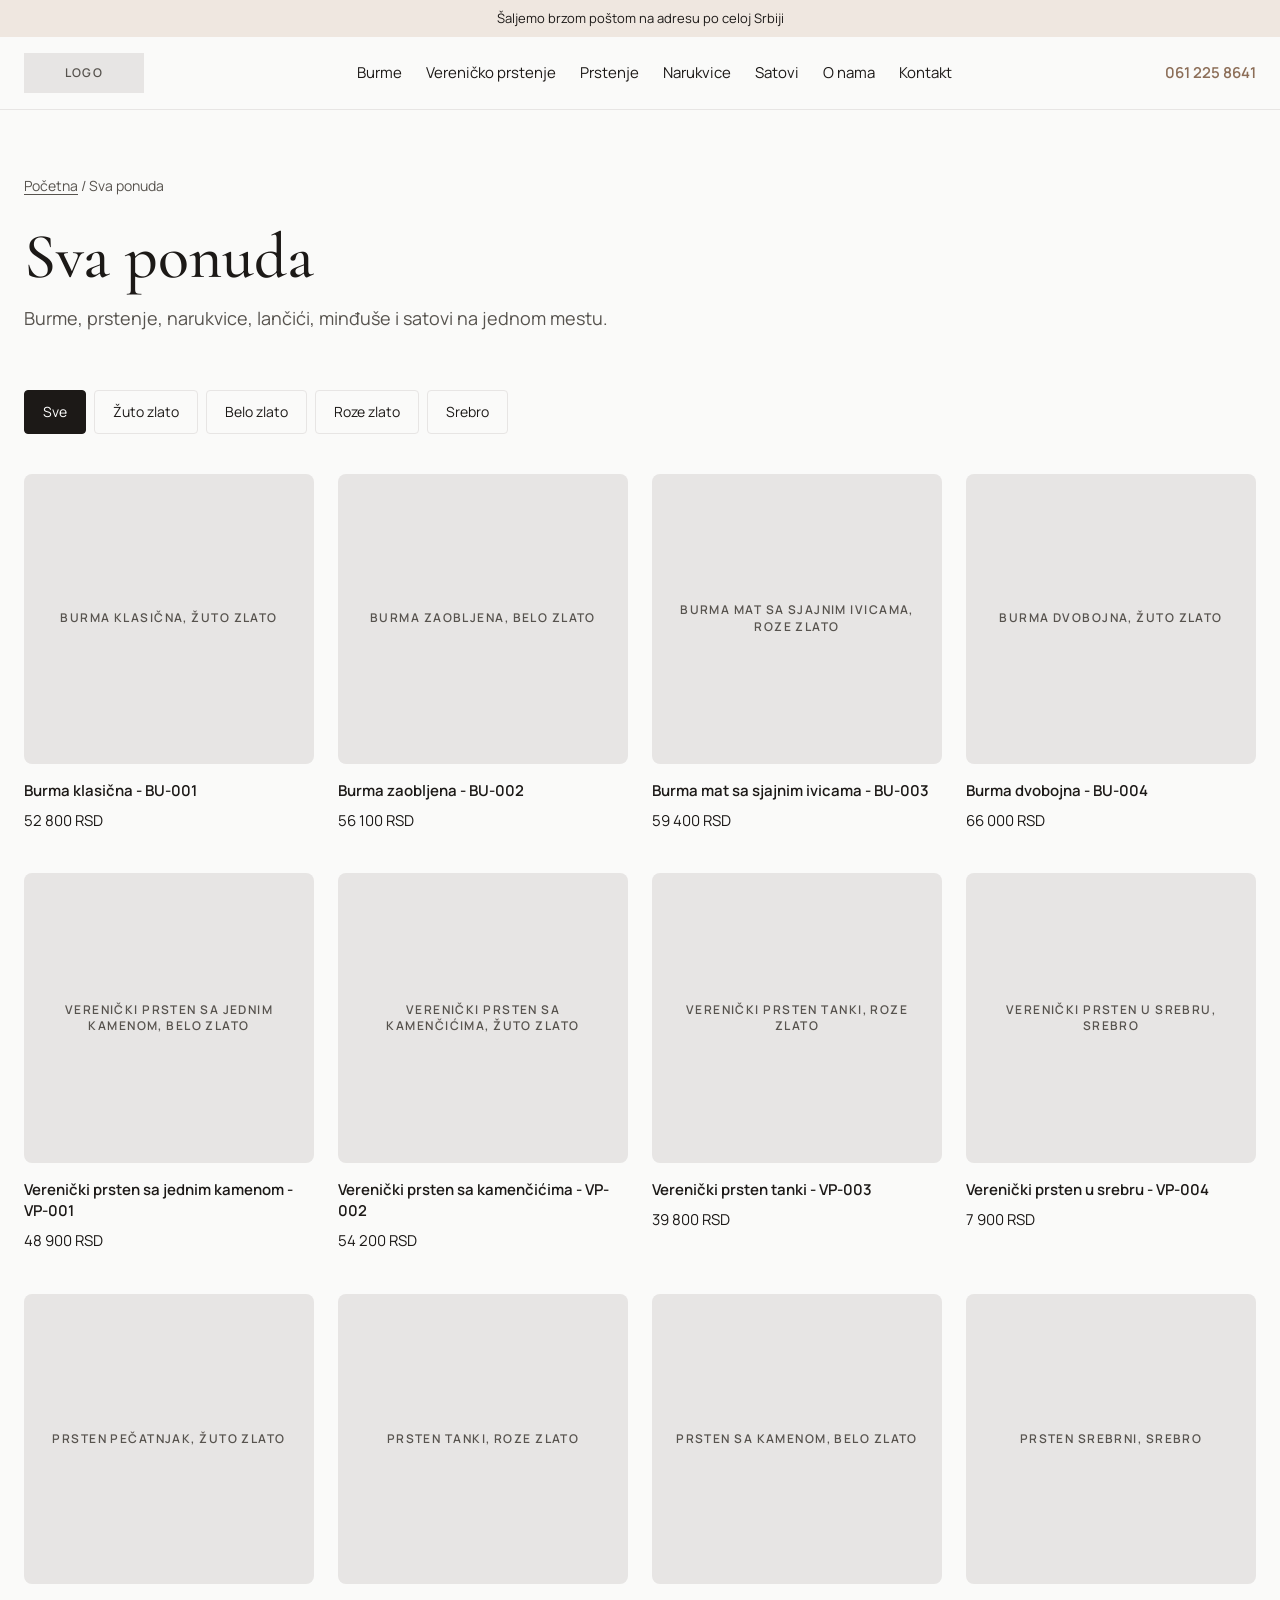
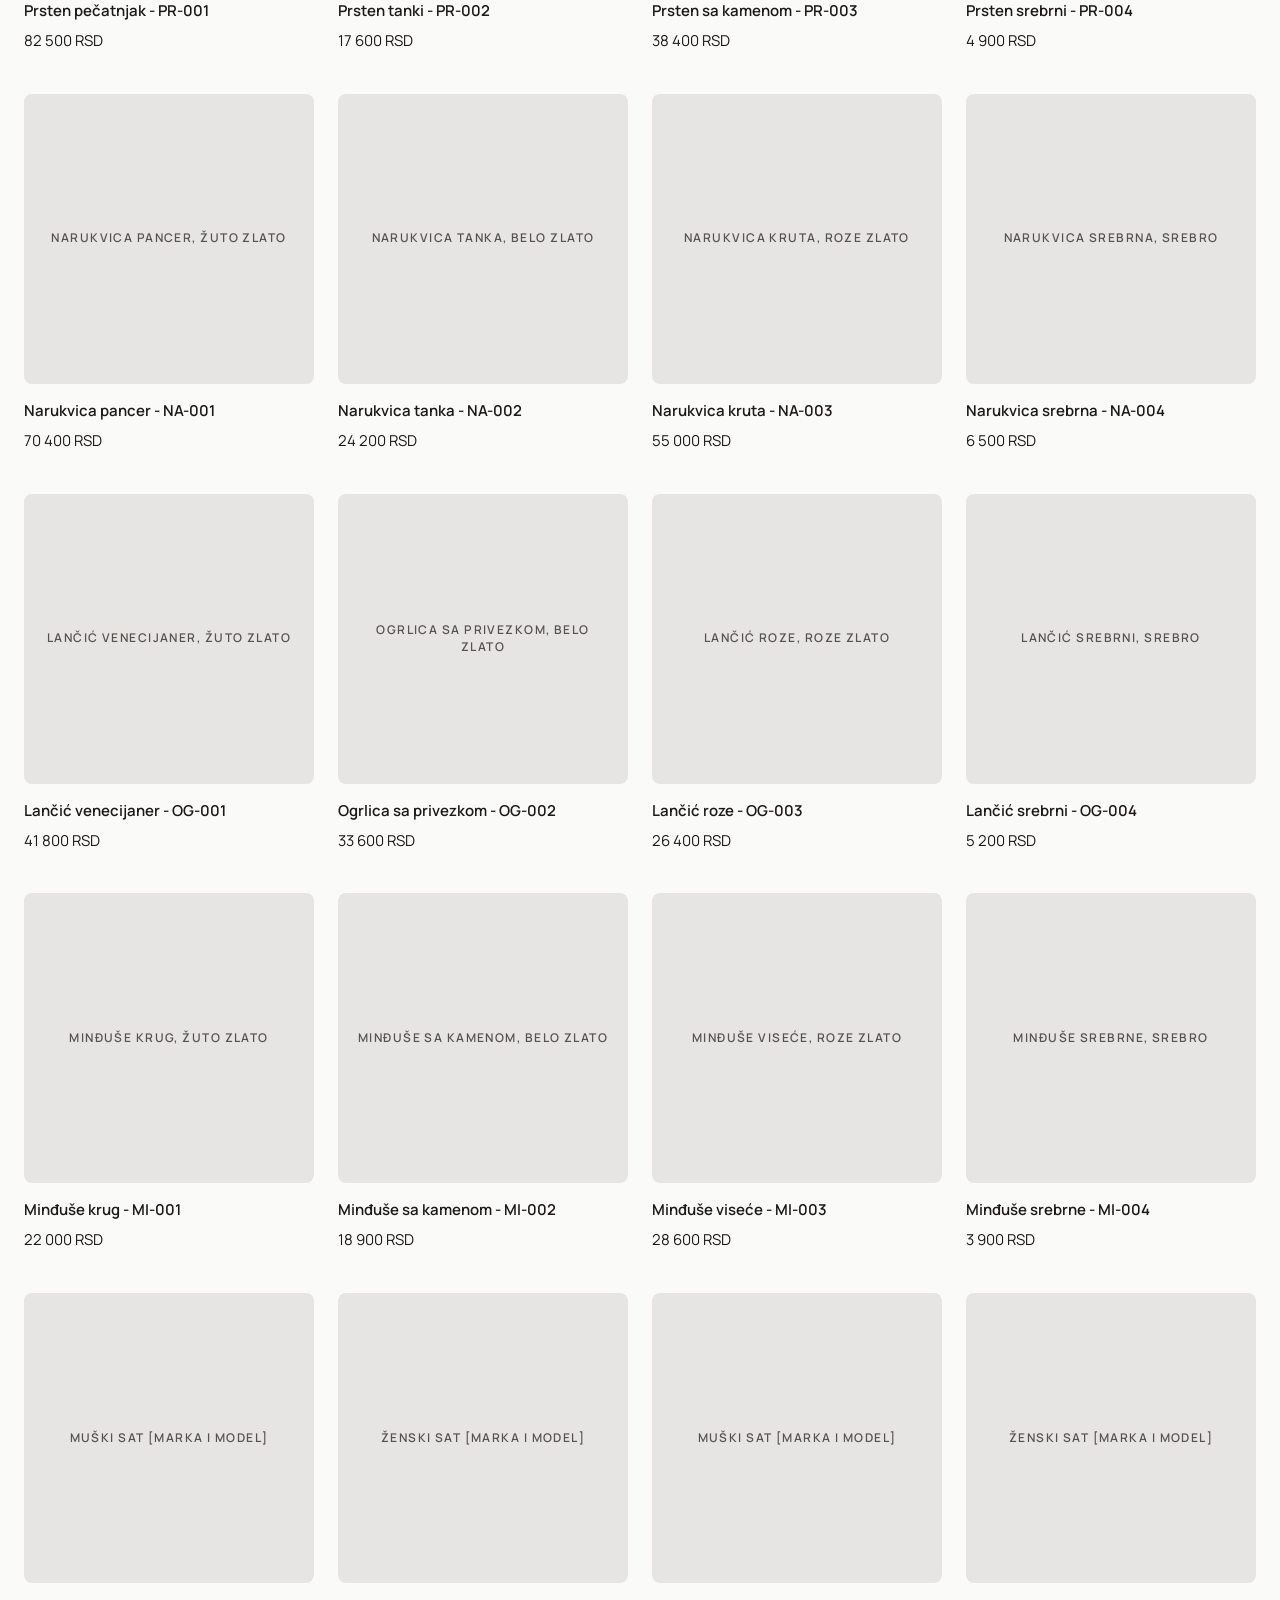
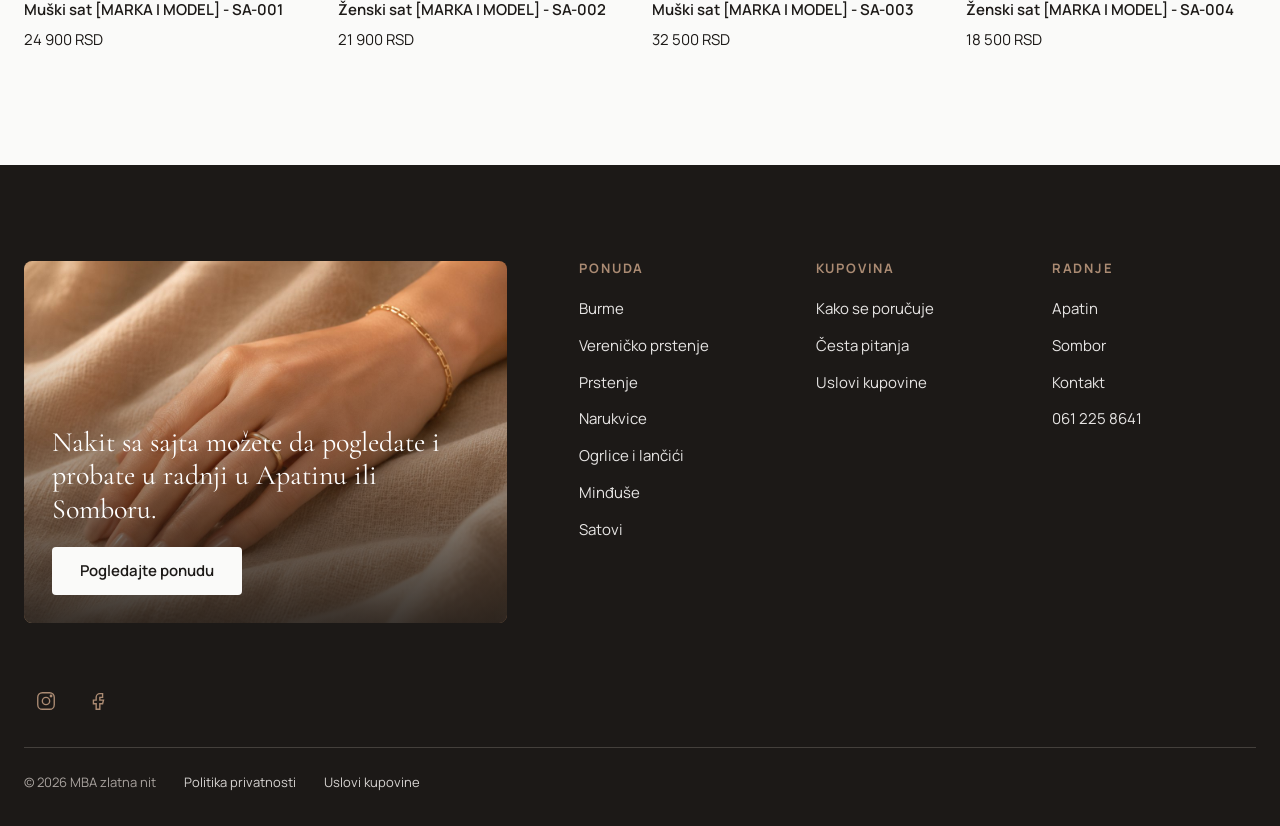
<file: kategorija.html>
<!DOCTYPE html>
<html lang="sr-Latn">
<head>
<meta charset="utf-8">
<meta name="viewport" content="width=device-width, initial-scale=1">
<!-- PROBNA VERZIJA: Google je ne indeksira. Ukloniti ovaj red pre objave na pravom hostingu. -->
<meta name="robots" content="noindex, nofollow">
<title>Ponuda | MBA zlatna nit</title>
<meta name="description" content="Burme, prstenje, narukvice, lančići, minđuše i satovi iz zlatare MBA zlatna nit u Apatinu i Somboru.">
<link rel="preconnect" href="https://fonts.googleapis.com">
<link rel="preconnect" href="https://fonts.gstatic.com" crossorigin>
<link href="https://fonts.googleapis.com/css2?family=Cormorant+Garamond:wght@500&family=Manrope:wght@400;600;700&display=swap" rel="stylesheet">
<link rel="stylesheet" href="styles.css">
</head>
<body>

<div class="topbar">Šaljemo brzom poštom na adresu po celoj Srbiji</div>

<header class="nav">
  <div class="nav-inner">
    <!-- LOGO: zameni ovaj div sa <img src="slike/logo.svg" alt="MBA zlatna nit"> -->
    <a href="index.html" class="logo ph" aria-label="MBA zlatna nit, početna">LOGO</a>
    <nav class="nav-links" id="nav-links" aria-label="Glavni meni">
      <a href="kategorija.html#burme">Burme</a>
      <a href="kategorija.html#verenicko">Vereničko prstenje</a>
      <a href="kategorija.html#prstenje">Prstenje</a>
      <a href="kategorija.html#narukvice">Narukvice</a>
      <a href="kategorija.html#satovi">Satovi</a>
      <a href="index.html#o-nama">O nama</a>
      <a href="index.html#radnje">Kontakt</a>
      <a class="nav-links-phone" href="tel:+381612258641">Pozovite 061 225 8641</a>
    </nav>
    <a class="nav-phone" href="tel:+381612258641">061 225 8641</a>
    <button class="nav-toggle" type="button" aria-expanded="false" aria-controls="nav-links" aria-label="Otvori meni"><svg width="24" height="24" viewBox="0 0 24 24" fill="none" stroke="currentColor" stroke-width="1.5" aria-hidden="true"><path d="M3 7h18M3 12h18M3 17h18"/></svg></button>
  </div>
</header>

<main>
  <div class="container">
    <div class="page-head">
      <nav class="breadcrumb" aria-label="Putanja"><a href="index.html">Početna</a> / <span id="kat-crumb">Ponuda</span></nav>
      <h1 id="kat-naslov">Ponuda</h1>
      <p class="lead" id="kat-opis"></p>
    </div>

    <div class="filter" id="filter" role="group" aria-label="Filter po materijalu"></div>
    <div class="products" id="grid"></div>

    <div class="empty" id="prazno" hidden>
      <p>Trenutno nemamo ove proizvode na sajtu. Pozovite nas, možda ih imamo u radnji.</p>
      <a class="btn" href="tel:+381612258641">Pozovite 061 225 8641</a>
    </div>
  </div>
  <div style="height:var(--section)"></div>
</main>

<footer class="footer">
  <div class="footer-inner">
    <div class="footer-top">
      <div class="footer-card">
        <!-- FOTOGRAFIJA: zameni div sa <img class="footer-card-media" src="slike/nakit-na-ruci.jpg" alt="..." loading="lazy"> -->
        <img class="footer-card-media" src="slike/footer-ruka.jpg" alt="Ruka sa zlatnim prstenom i narukvicom" loading="lazy">
        <div class="footer-card-text">
          <p>Nakit sa sajta možete da pogledate i probate u radnji u Apatinu ili Somboru.</p>
          <a class="btn btn--light" href="kategorija.html#sve">Pogledajte ponudu</a>
        </div>
      </div>

      <div class="footer-cols">
        <div>
          <h3>Ponuda</h3>
          <ul>
            <li><a href="kategorija.html#burme">Burme</a></li>
            <li><a href="kategorija.html#verenicko">Vereničko prstenje</a></li>
            <li><a href="kategorija.html#prstenje">Prstenje</a></li>
            <li><a href="kategorija.html#narukvice">Narukvice</a></li>
            <li><a href="kategorija.html#ogrlice">Ogrlice i lančići</a></li>
            <li><a href="kategorija.html#mindjuse">Minđuše</a></li>
            <li><a href="kategorija.html#satovi">Satovi</a></li>
          </ul>
        </div>
        <div>
          <h3>Kupovina</h3>
          <ul>
            <li><a href="index.html#kako-se-porucuje">Kako se poručuje</a></li>
            <li><a href="index.html#cesta-pitanja">Česta pitanja</a></li>
            <li><a href="uslovi-kupovine.html">Uslovi kupovine</a></li>
          </ul>
        </div>
        <div>
          <h3>Radnje</h3>
          <ul>
            <li><a href="index.html#radnja-apatin">Apatin</a></li>
            <li><a href="index.html#radnja-sombor">Sombor</a></li>
            <li><a href="index.html#radnje">Kontakt</a></li>
            <li><a href="tel:+381612258641">061 225 8641</a></li>
          </ul>
        </div>
      </div>
    </div>

    <!-- DRUŠTVENE MREŽE: umesto "#" upiši prave linkove -->
    <div class="footer-social">
      <a href="#" aria-label="Instagram"><svg width="22" height="22" viewBox="0 0 24 24" fill="none" stroke="currentColor" stroke-width="1.5" aria-hidden="true"><rect x="3" y="3" width="18" height="18" rx="5"/><circle cx="12" cy="12" r="4"/><circle cx="17.5" cy="6.5" r="0.8" fill="currentColor"/></svg></a>
      <a href="#" aria-label="Facebook"><svg width="22" height="22" viewBox="0 0 24 24" fill="none" stroke="currentColor" stroke-width="1.5" aria-hidden="true"><path d="M14 8h3V4h-3a4 4 0 0 0-4 4v3H7v4h3v6h4v-6h3l1-4h-4V8z"/></svg></a>
    </div>

    <div class="footer-bottom">
      <span>© <span data-godina>2026</span> MBA zlatna nit</span>
      <a href="politika-privatnosti.html">Politika privatnosti</a>
      <a href="uslovi-kupovine.html">Uslovi kupovine</a>
    </div>
  </div>
</footer>

<script src="proizvodi.js"></script>
<script src="main.js"></script>
<script>
/* Stranica kategorije: čita ?kat= iz adrese i prikazuje proizvode */
(function () {
  /* Kategorija stoji posle # u adresi (kategorija.html#burme). Radi i stari oblik ?kat=burme */
  const kljuc = new URLSearchParams(location.search).get("kat") || location.hash.slice(1) || "sve";
  window.addEventListener("hashchange", function () { location.reload(); });
  const kat = kljuc === "sve" ? SVE : KATEGORIJE[kljuc];

  if (!kat) {
    document.getElementById("kat-naslov").textContent = "Kategorija ne postoji";
    document.getElementById("kat-opis").innerHTML = 'Pogledajte <a href="kategorija.html#sve">celu ponudu</a>.';
    return;
  }

  /* Naslov, opis i meta podaci za ovu kategoriju */
  document.title = kat.naziv + " | MBA zlatna nit";
  document.querySelector('meta[name="description"]').setAttribute("content", kat.naslov + ". " + kat.opis);
  document.getElementById("kat-crumb").textContent = kat.naziv;
  document.getElementById("kat-naslov").textContent = kat.naslov;
  document.getElementById("kat-opis").textContent = kat.opis;

  const sviProizvodi = PROIZVODI.filter(function (p) {
    return kljuc === "sve" || p.kategorija === kljuc;
  });

  const grid = document.getElementById("grid");
  const prazno = document.getElementById("prazno");
  const filter = document.getElementById("filter");

  function prikazi(materijal) {
    const lista = materijal ? sviProizvodi.filter(function (p) { return p.materijal === materijal; }) : sviProizvodi;
    grid.innerHTML = lista.map(karticaProizvoda).join("");
    prazno.hidden = lista.length > 0;
  }

  /* Filter po materijalu: prikazuje samo materijale koji postoje u ovoj kategoriji */
  const materijali = Object.keys(MATERIJALI).filter(function (m) {
    return sviProizvodi.some(function (p) { return p.materijal === m; });
  });

  if (kat.filter && materijali.length > 1) {
    const dugmad = [["", "Sve"]].concat(materijali.map(function (m) { return [m, MATERIJALI[m]]; }));
    filter.innerHTML = dugmad.map(function (d, i) {
      return '<button type="button" data-mat="' + d[0] + '" aria-pressed="' + (i === 0) + '"' +
        (i === 0 ? ' class="is-active"' : "") + ">" + d[1] + "</button>";
    }).join("");
    filter.addEventListener("click", function (e) {
      const b = e.target.closest("button");
      if (!b) return;
      filter.querySelectorAll("button").forEach(function (x) {
        x.classList.toggle("is-active", x === b);
        x.setAttribute("aria-pressed", x === b ? "true" : "false");
      });
      prikazi(b.dataset.mat);
    });
  } else {
    filter.hidden = true;
  }

  prikazi("");
})();
</script>
</body>
</html>
</file>
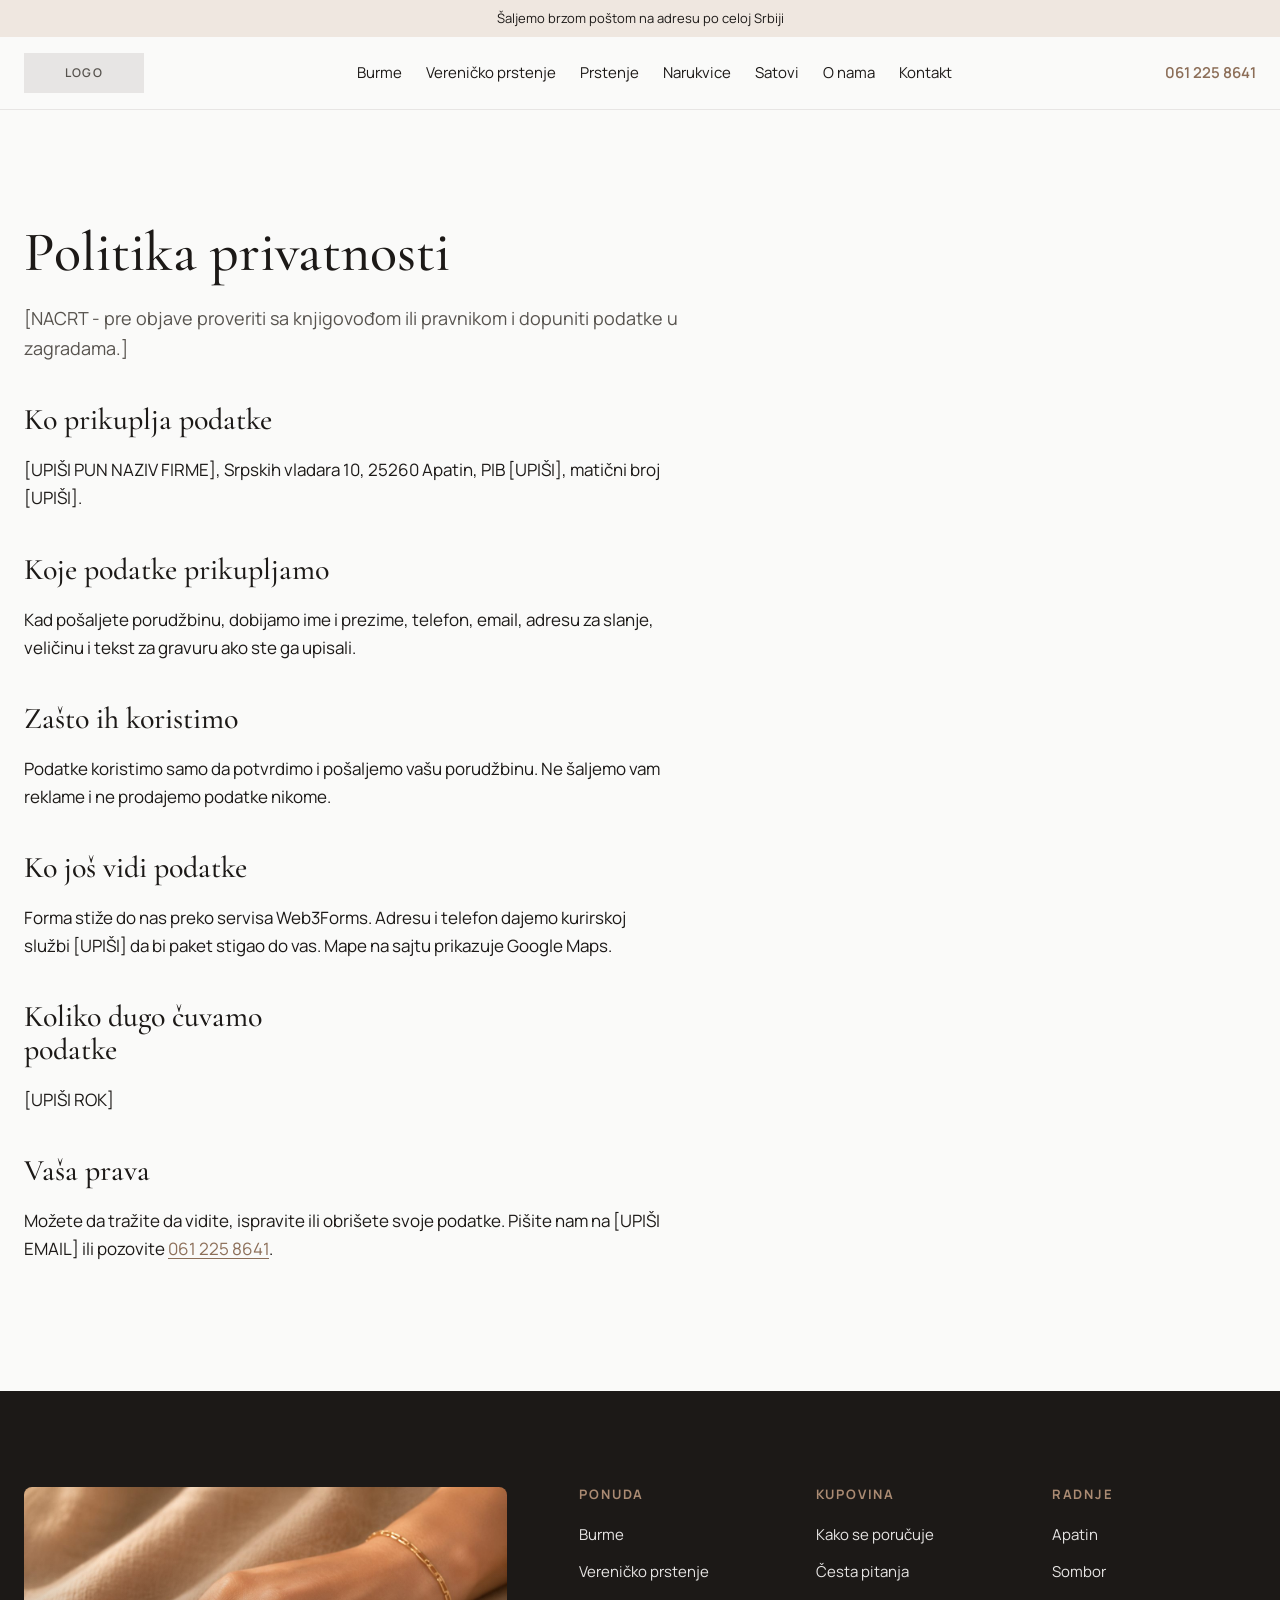
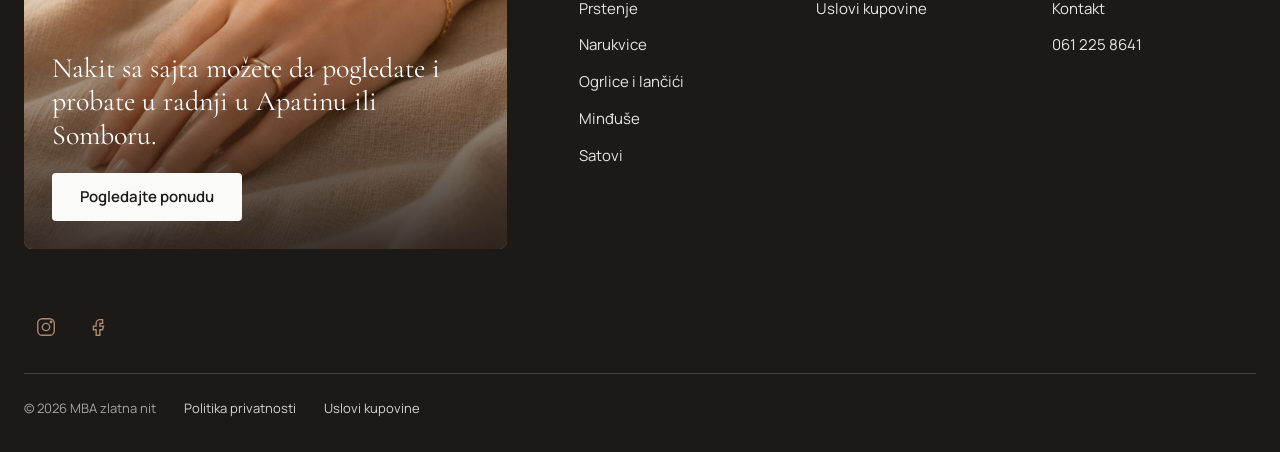
<file: politika-privatnosti.html>
<!DOCTYPE html>
<html lang="sr-Latn">
<head>
<meta charset="utf-8">
<meta name="viewport" content="width=device-width, initial-scale=1">
<!-- PROBNA VERZIJA: Google je ne indeksira. Ukloniti ovaj red pre objave na pravom hostingu. -->
<meta name="robots" content="noindex, nofollow">
<title>Politika privatnosti | MBA zlatna nit</title>
<meta name="description" content="Kako zlatara MBA zlatna nit koristi podatke iz forme za porudžbinu.">
<link rel="preconnect" href="https://fonts.googleapis.com">
<link rel="preconnect" href="https://fonts.gstatic.com" crossorigin>
<link href="https://fonts.googleapis.com/css2?family=Cormorant+Garamond:wght@500&family=Manrope:wght@400;600;700&display=swap" rel="stylesheet">
<link rel="stylesheet" href="styles.css">
</head>
<body>

<div class="topbar">Šaljemo brzom poštom na adresu po celoj Srbiji</div>

<header class="nav">
  <div class="nav-inner">
    <!-- LOGO: zameni ovaj div sa <img src="slike/logo.svg" alt="MBA zlatna nit"> -->
    <a href="index.html" class="logo ph" aria-label="MBA zlatna nit, početna">LOGO</a>
    <nav class="nav-links" id="nav-links" aria-label="Glavni meni">
      <a href="kategorija.html#burme">Burme</a>
      <a href="kategorija.html#verenicko">Vereničko prstenje</a>
      <a href="kategorija.html#prstenje">Prstenje</a>
      <a href="kategorija.html#narukvice">Narukvice</a>
      <a href="kategorija.html#satovi">Satovi</a>
      <a href="index.html#o-nama">O nama</a>
      <a href="index.html#radnje">Kontakt</a>
      <a class="nav-links-phone" href="tel:+381612258641">Pozovite 061 225 8641</a>
    </nav>
    <a class="nav-phone" href="tel:+381612258641">061 225 8641</a>
    <button class="nav-toggle" type="button" aria-expanded="false" aria-controls="nav-links" aria-label="Otvori meni"><svg width="24" height="24" viewBox="0 0 24 24" fill="none" stroke="currentColor" stroke-width="1.5" aria-hidden="true"><path d="M3 7h18M3 12h18M3 17h18"/></svg></button>
  </div>
</header>

<main class="section">
  <div class="container legal">
    <h1 style="font-size:clamp(40px,5vw,56px)">Politika privatnosti</h1>
    <p class="lead">[NACRT - pre objave proveriti sa knjigovođom ili pravnikom i dopuniti podatke u zagradama.]</p>

    <h2>Ko prikuplja podatke</h2>
    <p>[UPIŠI PUN NAZIV FIRME], Srpskih vladara 10, 25260 Apatin, PIB [UPIŠI], matični broj [UPIŠI].</p>

    <h2>Koje podatke prikupljamo</h2>
    <p>Kad pošaljete porudžbinu, dobijamo ime i prezime, telefon, email, adresu za slanje, veličinu i tekst za gravuru ako ste ga upisali.</p>

    <h2>Zašto ih koristimo</h2>
    <p>Podatke koristimo samo da potvrdimo i pošaljemo vašu porudžbinu. Ne šaljemo vam reklame i ne prodajemo podatke nikome.</p>

    <h2>Ko još vidi podatke</h2>
    <p>Forma stiže do nas preko servisa Web3Forms. Adresu i telefon dajemo kurirskoj službi [UPIŠI] da bi paket stigao do vas. Mape na sajtu prikazuje Google Maps.</p>

    <h2>Koliko dugo čuvamo podatke</h2>
    <p>[UPIŠI ROK]</p>

    <h2>Vaša prava</h2>
    <p>Možete da tražite da vidite, ispravite ili obrišete svoje podatke. Pišite nam na [UPIŠI EMAIL] ili pozovite <a href="tel:+381612258641">061 225 8641</a>.</p>
  </div>
</main>

<footer class="footer">
  <div class="footer-inner">
    <div class="footer-top">
      <div class="footer-card">
        <!-- FOTOGRAFIJA: zameni div sa <img class="footer-card-media" src="slike/nakit-na-ruci.jpg" alt="..." loading="lazy"> -->
        <img class="footer-card-media" src="slike/footer-ruka.jpg" alt="Ruka sa zlatnim prstenom i narukvicom" loading="lazy">
        <div class="footer-card-text">
          <p>Nakit sa sajta možete da pogledate i probate u radnji u Apatinu ili Somboru.</p>
          <a class="btn btn--light" href="kategorija.html#sve">Pogledajte ponudu</a>
        </div>
      </div>

      <div class="footer-cols">
        <div>
          <h3>Ponuda</h3>
          <ul>
            <li><a href="kategorija.html#burme">Burme</a></li>
            <li><a href="kategorija.html#verenicko">Vereničko prstenje</a></li>
            <li><a href="kategorija.html#prstenje">Prstenje</a></li>
            <li><a href="kategorija.html#narukvice">Narukvice</a></li>
            <li><a href="kategorija.html#ogrlice">Ogrlice i lančići</a></li>
            <li><a href="kategorija.html#mindjuse">Minđuše</a></li>
            <li><a href="kategorija.html#satovi">Satovi</a></li>
          </ul>
        </div>
        <div>
          <h3>Kupovina</h3>
          <ul>
            <li><a href="index.html#kako-se-porucuje">Kako se poručuje</a></li>
            <li><a href="index.html#cesta-pitanja">Česta pitanja</a></li>
            <li><a href="uslovi-kupovine.html">Uslovi kupovine</a></li>
          </ul>
        </div>
        <div>
          <h3>Radnje</h3>
          <ul>
            <li><a href="index.html#radnja-apatin">Apatin</a></li>
            <li><a href="index.html#radnja-sombor">Sombor</a></li>
            <li><a href="index.html#radnje">Kontakt</a></li>
            <li><a href="tel:+381612258641">061 225 8641</a></li>
          </ul>
        </div>
      </div>
    </div>

    <!-- DRUŠTVENE MREŽE: umesto "#" upiši prave linkove -->
    <div class="footer-social">
      <a href="#" aria-label="Instagram"><svg width="22" height="22" viewBox="0 0 24 24" fill="none" stroke="currentColor" stroke-width="1.5" aria-hidden="true"><rect x="3" y="3" width="18" height="18" rx="5"/><circle cx="12" cy="12" r="4"/><circle cx="17.5" cy="6.5" r="0.8" fill="currentColor"/></svg></a>
      <a href="#" aria-label="Facebook"><svg width="22" height="22" viewBox="0 0 24 24" fill="none" stroke="currentColor" stroke-width="1.5" aria-hidden="true"><path d="M14 8h3V4h-3a4 4 0 0 0-4 4v3H7v4h3v6h4v-6h3l1-4h-4V8z"/></svg></a>
    </div>

    <div class="footer-bottom">
      <span>© <span data-godina>2026</span> MBA zlatna nit</span>
      <a href="politika-privatnosti.html">Politika privatnosti</a>
      <a href="uslovi-kupovine.html">Uslovi kupovine</a>
    </div>
  </div>
</footer>

<script src="proizvodi.js"></script>
<script src="main.js"></script>

</body>
</html>
</file>
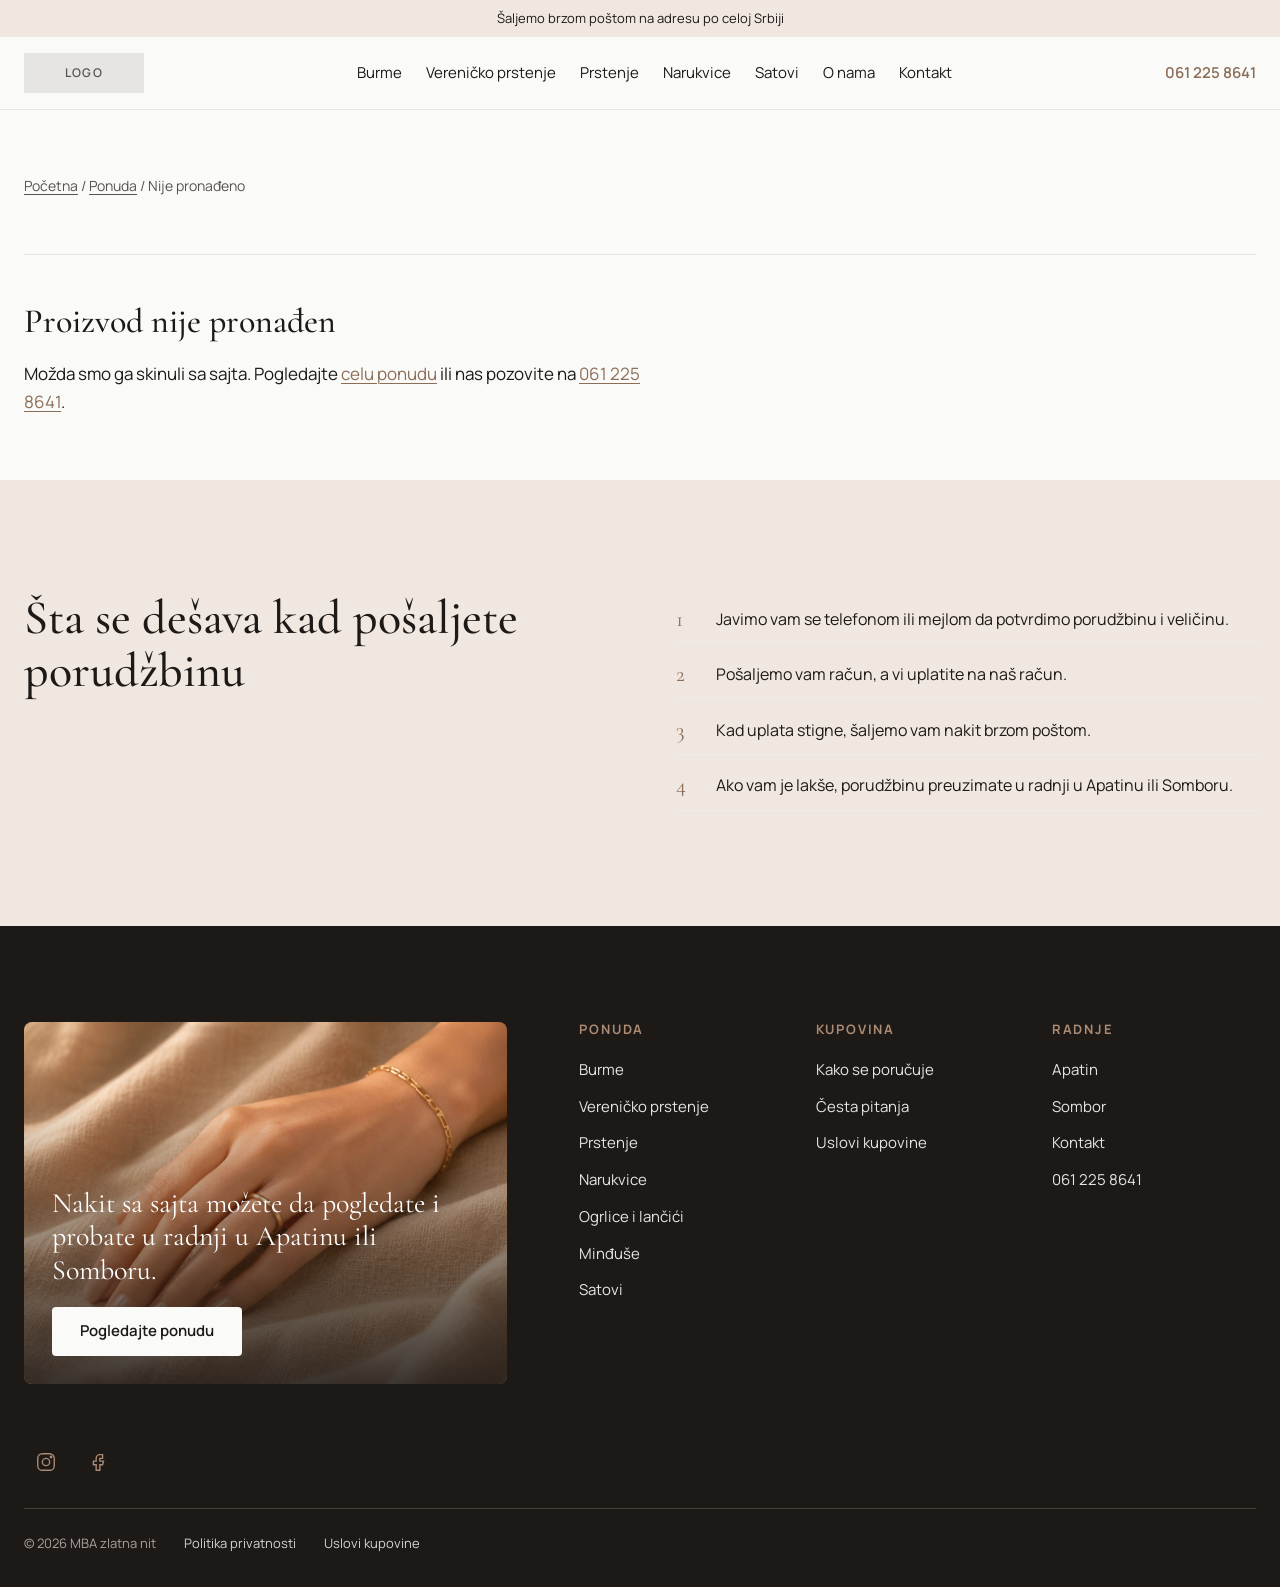
<file: proizvod.html>
<!DOCTYPE html>
<html lang="sr-Latn">
<head>
<meta charset="utf-8">
<meta name="viewport" content="width=device-width, initial-scale=1">
<!-- PROBNA VERZIJA: Google je ne indeksira. Ukloniti ovaj red pre objave na pravom hostingu. -->
<meta name="robots" content="noindex, nofollow">
<title>Proizvod | MBA zlatna nit</title>
<meta name="description" content="Proizvod iz zlatare MBA zlatna nit. Poručite preko forme, šaljemo brzom poštom po celoj Srbiji.">
<link rel="preconnect" href="https://fonts.googleapis.com">
<link rel="preconnect" href="https://fonts.gstatic.com" crossorigin>
<link href="https://fonts.googleapis.com/css2?family=Cormorant+Garamond:wght@500&family=Manrope:wght@400;600;700&display=swap" rel="stylesheet">
<link rel="stylesheet" href="styles.css">
</head>
<body>

<div class="topbar">Šaljemo brzom poštom na adresu po celoj Srbiji</div>

<header class="nav">
  <div class="nav-inner">
    <!-- LOGO: zameni ovaj div sa <img src="slike/logo.svg" alt="MBA zlatna nit"> -->
    <a href="index.html" class="logo ph" aria-label="MBA zlatna nit, početna">LOGO</a>
    <nav class="nav-links" id="nav-links" aria-label="Glavni meni">
      <a href="kategorija.html#burme">Burme</a>
      <a href="kategorija.html#verenicko">Vereničko prstenje</a>
      <a href="kategorija.html#prstenje">Prstenje</a>
      <a href="kategorija.html#narukvice">Narukvice</a>
      <a href="kategorija.html#satovi">Satovi</a>
      <a href="index.html#o-nama">O nama</a>
      <a href="index.html#radnje">Kontakt</a>
      <a class="nav-links-phone" href="tel:+381612258641">Pozovite 061 225 8641</a>
    </nav>
    <a class="nav-phone" href="tel:+381612258641">061 225 8641</a>
    <button class="nav-toggle" type="button" aria-expanded="false" aria-controls="nav-links" aria-label="Otvori meni"><svg width="24" height="24" viewBox="0 0 24 24" fill="none" stroke="currentColor" stroke-width="1.5" aria-hidden="true"><path d="M3 7h18M3 12h18M3 17h18"/></svg></button>
  </div>
</header>

<main>
  <div class="container">
    <div class="page-head" style="padding-bottom:32px">
      <nav class="breadcrumb" aria-label="Putanja"><a href="index.html">Početna</a> / <a id="crumb-kat" href="kategorija.html#sve">Ponuda</a> / <span id="crumb-naziv"></span></nav>
    </div>

    <div id="proizvod"></div>
  </div>

  <!-- Kratko ponovljeno: kako se poručuje -->
  <section class="section section--surface">
    <div class="container about" style="align-items:start">
      <h2>Šta se dešava kad pošaljete porudžbinu</h2>
      <ol class="steps-compact">
        <li>Javimo vam se telefonom ili mejlom da potvrdimo porudžbinu i veličinu.</li>
        <li>Pošaljemo vam račun, a vi uplatite na naš račun.</li>
        <li>Kad uplata stigne, šaljemo vam nakit brzom poštom.</li>
        <li>Ako vam je lakše, porudžbinu preuzimate u radnji u Apatinu ili Somboru.</li>
      </ol>
    </div>
  </section>
</main>

<footer class="footer">
  <div class="footer-inner">
    <div class="footer-top">
      <div class="footer-card">
        <!-- FOTOGRAFIJA: zameni div sa <img class="footer-card-media" src="slike/nakit-na-ruci.jpg" alt="..." loading="lazy"> -->
        <img class="footer-card-media" src="slike/footer-ruka.jpg" alt="Ruka sa zlatnim prstenom i narukvicom" loading="lazy">
        <div class="footer-card-text">
          <p>Nakit sa sajta možete da pogledate i probate u radnji u Apatinu ili Somboru.</p>
          <a class="btn btn--light" href="kategorija.html#sve">Pogledajte ponudu</a>
        </div>
      </div>

      <div class="footer-cols">
        <div>
          <h3>Ponuda</h3>
          <ul>
            <li><a href="kategorija.html#burme">Burme</a></li>
            <li><a href="kategorija.html#verenicko">Vereničko prstenje</a></li>
            <li><a href="kategorija.html#prstenje">Prstenje</a></li>
            <li><a href="kategorija.html#narukvice">Narukvice</a></li>
            <li><a href="kategorija.html#ogrlice">Ogrlice i lančići</a></li>
            <li><a href="kategorija.html#mindjuse">Minđuše</a></li>
            <li><a href="kategorija.html#satovi">Satovi</a></li>
          </ul>
        </div>
        <div>
          <h3>Kupovina</h3>
          <ul>
            <li><a href="index.html#kako-se-porucuje">Kako se poručuje</a></li>
            <li><a href="index.html#cesta-pitanja">Česta pitanja</a></li>
            <li><a href="uslovi-kupovine.html">Uslovi kupovine</a></li>
          </ul>
        </div>
        <div>
          <h3>Radnje</h3>
          <ul>
            <li><a href="index.html#radnja-apatin">Apatin</a></li>
            <li><a href="index.html#radnja-sombor">Sombor</a></li>
            <li><a href="index.html#radnje">Kontakt</a></li>
            <li><a href="tel:+381612258641">061 225 8641</a></li>
          </ul>
        </div>
      </div>
    </div>

    <!-- DRUŠTVENE MREŽE: umesto "#" upiši prave linkove -->
    <div class="footer-social">
      <a href="#" aria-label="Instagram"><svg width="22" height="22" viewBox="0 0 24 24" fill="none" stroke="currentColor" stroke-width="1.5" aria-hidden="true"><rect x="3" y="3" width="18" height="18" rx="5"/><circle cx="12" cy="12" r="4"/><circle cx="17.5" cy="6.5" r="0.8" fill="currentColor"/></svg></a>
      <a href="#" aria-label="Facebook"><svg width="22" height="22" viewBox="0 0 24 24" fill="none" stroke="currentColor" stroke-width="1.5" aria-hidden="true"><path d="M14 8h3V4h-3a4 4 0 0 0-4 4v3H7v4h3v6h4v-6h3l1-4h-4V8z"/></svg></a>
    </div>

    <div class="footer-bottom">
      <span>© <span data-godina>2026</span> MBA zlatna nit</span>
      <a href="politika-privatnosti.html">Politika privatnosti</a>
      <a href="uslovi-kupovine.html">Uslovi kupovine</a>
    </div>
  </div>
</footer>

<script src="proizvodi.js"></script>
<script src="main.js"></script>
<script>
/* =========================================================
   Stranica proizvoda: čita ?id= iz adrese, prikazuje proizvod i formu.

   POVEZIVANJE FORME (Web3Forms):
   1. Otvori web3forms.com, upiši mejl na koji treba da stižu porudžbine.
   2. Na mejl stiže "Access Key".
   3. Taj ključ upiši ispod umesto UPIŠI-WEB3FORMS-KLJUČ.
   Dok ključ nije upisan, forma radi probno: prikaže poruku o uspehu,
   ali ništa ne šalje.
   ========================================================= */
const WEB3FORMS_KLJUC = "UPIŠI-WEB3FORMS-KLJUČ";

(function () {
  /* Šifra proizvoda stoji posle # u adresi (proizvod.html#BU-001). Radi i stari oblik ?id=BU-001 */
  const id = new URLSearchParams(location.search).get("id") || decodeURIComponent(location.hash.slice(1));
  window.addEventListener("hashchange", function () { location.reload(); });
  const p = PROIZVODI.find(function (x) { return x.id === id; });
  const mesto = document.getElementById("proizvod");

  if (!p) {
    document.getElementById("crumb-naziv").textContent = "Nije pronađeno";
    mesto.innerHTML = '<div class="empty"><h1>Proizvod nije pronađen</h1>' +
      '<p>Možda smo ga skinuli sa sajta. Pogledajte <a href="kategorija.html#sve">celu ponudu</a> ili nas pozovite na <a href="' + TELEFON_LINK + '">' + TELEFON + '</a>.</p></div>';
    return;
  }

  const kat = KATEGORIJE[p.kategorija];
  const nazivSifra = p.naziv + " - " + p.sifra;
  const materijalTekst = p.materijal ? MATERIJALI[p.materijal] : null;

  /* Naslov stranice i meta opis */
  document.title = nazivSifra + " | MBA zlatna nit";
  document.querySelector('meta[name="description"]').setAttribute("content",
    p.naziv + (materijalTekst ? ", " + materijalTekst.toLowerCase() : "") + ". " + formatCena(p.cena) + ". Poručite preko sajta, šaljemo brzom poštom.");
  document.getElementById("crumb-kat").textContent = kat.naziv;
  document.getElementById("crumb-kat").href = "kategorija.html#" + p.kategorija;
  document.getElementById("crumb-naziv").textContent = p.naziv;

  /* ---------- Galerija: prava slika ili placeholder ---------- */
  const brojSlika = Math.max(p.slike.length, 4);
  const slike = [];
  for (let i = 0; i < brojSlika; i++) {
    slike.push({ src: p.slike[i] || "", alt: p.naziv + ", slika " + (i + 1) });
  }
  const thumbs = slike.slice(0, 4).map(function (s, i) {
    return '<button type="button" data-i="' + i + '" aria-label="Prikaži sliku ' + (i + 1) + '"' + (i === 0 ? ' class="is-active"' : "") + ">" +
      slikaHtml(s.src, "SLIKA " + (i + 1), "", true) + "</button>";
  }).join("");

  /* ---------- Specifikacija ---------- */
  const specs = [];
  if (materijalTekst) specs.push(["Materijal", materijalTekst]);
  if (p.karati) specs.push(["Karati", p.karati + " k"]);
  if (p.materijal === "srebro") specs.push(["Finoća", "925"]);
  if (p.tezina) specs.push(["Težina", String(p.tezina).replace(".", ",") + " g"]);
  const specsHtml = specs.map(function (s) { return "<dt>" + s[0] + "</dt><dd>" + esc(s[1]) + "</dd>"; }).join("");

  /* ---------- Polja za veličinu, zavise od kategorije ---------- */
  const pomocPrsten = '<details class="size-help"><summary>Kako da izmerim veličinu</summary><div>' +
    '<p>Obmotajte konac ili tanku traku papira oko prsta, na mestu gde nosite prsten. Konac treba da prelazi preko zgloba, ali da ne steže.</p>' +
    '<p>Obeležite gde se konac spaja i izmerite dužinu lenjirom. Upišite broj u milimetrima, na primer 54.</p>' +
    '<p>Ako niste sigurni, upišite približnu meru. Proverićemo je kad vas pozovemo.</p></div></details>';
  const pomocNarukvica = '<details class="size-help"><summary>Kako da izmerim dužinu</summary><div>' +
    '<p>Obmotajte metar za šivenje ili konac oko ručnog zgloba, tamo gde nosite narukvicu.</p>' +
    '<p>Na dobijenu meru dodajte 1 do 2 cm da narukvica ne steže. Upišite rezultat u centimetrima.</p></div></details>';

  let velicinaHtml = "";
  if (kat.velicina === "prsten") {
    velicinaHtml = polje("velicina", "Veličina prstena", "text", true, "obim prsta u mm, npr. 54") + pomocPrsten;
  } else if (kat.velicina === "burme") {
    velicinaHtml = '<div class="field-row">' +
      polje("velicina_ona", "Veličina za nju", "text", true, "u mm, npr. 52") +
      polje("velicina_on", "Veličina za njega", "text", true, "u mm, npr. 62") +
      "</div>" + pomocPrsten;
  } else if (kat.velicina === "narukvica") {
    velicinaHtml = polje("duzina", "Dužina narukvice", "text", true, "u cm, npr. 19") + pomocNarukvica;
  } else if (kat.velicina === "lancic") {
    velicinaHtml = polje("duzina", "Dužina lančića", "text", false, "u cm, opciono");
  }

  const gravuraHtml = kat.gravura
    ? polje("gravura", "Tekst za gravuru", "text", false, "opciono, npr. Ana i Marko 12.06.2027.")
    : "";

  /* Pravi jedno polje forme. "name" je ujedno naziv koji stiže u mejlu. */
  function polje(id, labela, tip, obavezno, hint) {
    return '<div class="field" data-field="' + id + '">' +
      '<label for="f-' + id + '">' + labela + (hint ? ' <span class="hint">(' + hint + ")</span>" : "") + "</label>" +
      '<input id="f-' + id + '" name="' + labela + '" type="' + tip + '"' + (obavezno ? " required" : "") +
      (tip === "email" ? ' autocomplete="email"' : "") + (tip === "tel" ? ' autocomplete="tel" inputmode="tel"' : "") + ">" +
      '<span class="field-error" id="e-' + id + '" aria-live="polite"></span></div>';
  }

  /* ---------- Cela stranica ---------- */
  mesto.innerHTML =
    '<div class="product">' +
      '<div class="gallery">' +
        '<div id="glavna">' + slikaHtml(slike[0].src, nazivSifra, "gallery-main", false) + "</div>" +
        '<div class="gallery-thumbs">' + thumbs + "</div>" +
      "</div>" +
      '<div class="product-info">' +
        "<h1>" + esc(p.naziv) + "</h1>" +
        '<p class="product-code">Šifra: ' + esc(p.sifra) + "</p>" +
        '<p class="product-price">' + formatCena(p.cena) + "</p>" +
        (specsHtml ? '<dl class="specs">' + specsHtml + "</dl>" : "") +
        "<p>" + esc(p.opis) + "</p>" +

        '<div class="order" id="porudzbina">' +
          "<h2>Poručite ovaj proizvod</h2>" +
          '<p class="lead" style="font-size:16px">Popunite formu. Ne plaćate ništa dok vas ne pozovemo i ne potvrdimo porudžbinu.</p>' +

          /* action je adresa Web3Forms servisa. JS ispod šalje formu bez napuštanja stranice. */
          '<form id="forma" action="https://api.web3forms.com/submit" method="POST" novalidate>' +
            '<input type="hidden" name="access_key" value="' + WEB3FORMS_KLJUC + '">' +
            '<input type="hidden" name="subject" value="Nova porudžbina sa sajta: ' + esc(nazivSifra) + '">' +
            '<input type="hidden" name="from_name" value="Sajt MBA zlatna nit">' +
            /* Skriveno polje: vlasnik u mejlu vidi šta je poručeno */
            '<input type="hidden" name="Proizvod" value="' + esc(nazivSifra + " | " + formatCena(p.cena) + (materijalTekst ? " | " + materijalTekst : "")) + '">' +
            /* Zaštita od spam robota, ostaviti skriveno */
            '<input type="checkbox" name="botcheck" class="visually-hidden" tabindex="-1" autocomplete="off">' +

            polje("ime", "Ime i prezime", "text", true, "") +
            '<div class="field-row">' +
              polje("telefon", "Telefon", "tel", true, "") +
              polje("email", "Email", "email", true, "") +
            "</div>" +
            polje("ulica", "Ulica i broj", "text", true, "") +
            '<div class="field-row">' +
              polje("mesto", "Mesto", "text", true, "") +
              polje("postanski", "Poštanski broj", "text", true, "") +
            "</div>" +
            velicinaHtml +
            gravuraHtml +
            '<div class="field" data-field="napomena"><label for="f-napomena">Napomena <span class="hint">(opciono)</span></label>' +
              '<textarea id="f-napomena" name="Napomena"></textarea></div>' +
            '<div class="field" data-field="saglasnost"><div class="check">' +
              '<input id="f-saglasnost" type="checkbox" name="Saglasnost sa politikom privatnosti" value="Da" required>' +
              '<label for="f-saglasnost">Slažem se sa <a href="politika-privatnosti.html" target="_blank">politikom privatnosti</a></label></div>' +
              '<span class="field-error" id="e-saglasnost" aria-live="polite"></span></div>' +

            '<button class="btn" type="submit" id="posalji">Pošaljite porudžbinu</button>' +
            '<p class="form-note">Slanjem forme ne plaćate ništa. Račun šaljemo tek kad potvrdimo porudžbinu.</p>' +
            '<p class="field-error" id="e-slanje" aria-live="polite"></p>' +
          "</form>" +
        "</div>" +
      "</div>" +
    "</div>";

  /* ---------- Galerija: klik na malu sliku menja veliku ---------- */
  document.querySelector(".gallery-thumbs").addEventListener("click", function (e) {
    const b = e.target.closest("button");
    if (!b) return;
    const s = slike[Number(b.dataset.i)];
    document.getElementById("glavna").innerHTML = slikaHtml(s.src, s.src ? nazivSifra : "SLIKA " + (Number(b.dataset.i) + 1), "gallery-main", false);
    document.querySelectorAll(".gallery-thumbs button").forEach(function (x) { x.classList.toggle("is-active", x === b); });
  });

  /* ---------- Provera polja ---------- */
  const forma = document.getElementById("forma");
  const pravila = {
    ime: function (v) { return v.length >= 3 ? "" : "Upišite ime i prezime."; },
    telefon: function (v) { return /^[0-9+\s\/-]{6,20}$/.test(v) ? "" : "Upišite broj telefona, na primer 061 123 4567."; },
    email: function (v) { return /^[^\s@]+@[^\s@]+\.[^\s@]+$/.test(v) ? "" : "Upišite ispravnu email adresu."; },
    ulica: function (v) { return v.length >= 3 ? "" : "Upišite ulicu i broj."; },
    mesto: function (v) { return v.length >= 2 ? "" : "Upišite mesto."; },
    postanski: function (v) { return /^\d{5}$/.test(v) ? "" : "Poštanski broj ima 5 cifara, na primer 25260."; },
    velicina: function (v) { return v ? "" : "Upišite veličinu prstena."; },
    velicina_ona: function (v) { return v ? "" : "Upišite veličinu za nju."; },
    velicina_on: function (v) { return v ? "" : "Upišite veličinu za njega."; },
    duzina: function (v, el) { return v || !el.required ? "" : "Upišite dužinu."; }
  };

  function proveri(poljeId) {
    const el = document.getElementById("f-" + poljeId);
    const greska = document.getElementById("e-" + poljeId);
    if (!el || !greska) return true;
    let poruka = "";
    if (poljeId === "saglasnost") {
      poruka = el.checked ? "" : "Potrebna je saglasnost da bismo mogli da vam se javimo.";
    } else if (pravila[poljeId]) {
      poruka = pravila[poljeId](el.value.trim(), el);
    }
    greska.textContent = poruka;
    el.closest(".field").classList.toggle("has-error", !!poruka);
    el.setAttribute("aria-invalid", poruka ? "true" : "false");
    if (poruka) el.setAttribute("aria-describedby", "e-" + poljeId);
    return !poruka;
  }

  /* Greška nestaje čim korisnik ispravi polje */
  forma.addEventListener("input", function (e) {
    const f = e.target.closest(".field");
    if (f && f.classList.contains("has-error")) proveri(f.dataset.field);
  });

  /* ---------- Slanje ---------- */
  forma.addEventListener("submit", function (e) {
    e.preventDefault();
    const polja = Array.from(forma.querySelectorAll(".field")).map(function (f) { return f.dataset.field; });
    const rezultati = polja.map(proveri);
    if (rezultati.indexOf(false) !== -1) {
      const prva = forma.querySelector(".has-error input, .has-error textarea");
      if (prva) prva.focus();
      return;
    }

    const dugme = document.getElementById("posalji");
    const greskaSlanja = document.getElementById("e-slanje");
    dugme.disabled = true;
    dugme.textContent = "Šaljemo...";
    greskaSlanja.textContent = "";

    /* Probni režim dok ključ nije upisan */
    if (WEB3FORMS_KLJUC.indexOf("UPIŠI") === 0) {
      console.warn("Web3Forms ključ nije upisan. Forma radi probno i ništa ne šalje.");
      setTimeout(uspeh, 400);
      return;
    }

    fetch("https://api.web3forms.com/submit", {
      method: "POST",
      headers: { "Accept": "application/json" },
      body: new FormData(forma)
    })
      .then(function (r) { return r.json(); })
      .then(function (data) {
        if (data.success) { uspeh(); } else { throw new Error(data.message); }
      })
      .catch(function () {
        dugme.disabled = false;
        dugme.textContent = "Pošaljite porudžbinu";
        greskaSlanja.innerHTML = 'Porudžbina nije poslata. Pokušajte ponovo ili nas pozovite na <a href="' + TELEFON_LINK + '">' + TELEFON + "</a>.";
      });
  });

  /* Poruka posle uspešnog slanja */
  function uspeh() {
    const ime = document.getElementById("f-ime").value.trim().split(" ")[0];
    document.getElementById("porudzbina").innerHTML =
      '<div class="success" tabindex="-1" id="uspeh">' +
        "<h2>Hvala, " + esc(ime) + ". Porudžbina je stigla do nas.</h2>" +
        "<p>Poručili ste: " + esc(nazivSifra) + ".</p>" +
        "<p>Šta se dalje dešava:</p>" +
        "<ol>" +
          "<li>Javimo vam se telefonom ili mejlom, obično [UPIŠI: isti ili sledeći radni dan].</li>" +
          "<li>Potvrdimo porudžbinu i veličinu.</li>" +
          "<li>Pošaljemo vam račun, a vi uplatite.</li>" +
          "<li>Kad uplata stigne, šaljemo brzom poštom ili vas čekamo u radnji.</li>" +
        "</ol>" +
        '<p style="margin-top:20px">Ako imate pitanje, pozovite nas na <a href="' + TELEFON_LINK + '">' + TELEFON + "</a>.</p>" +
      "</div>";
    const u = document.getElementById("uspeh");
    u.focus();
    u.scrollIntoView({ block: "center" });
  }
})();
</script>
</body>
</html>
</file>
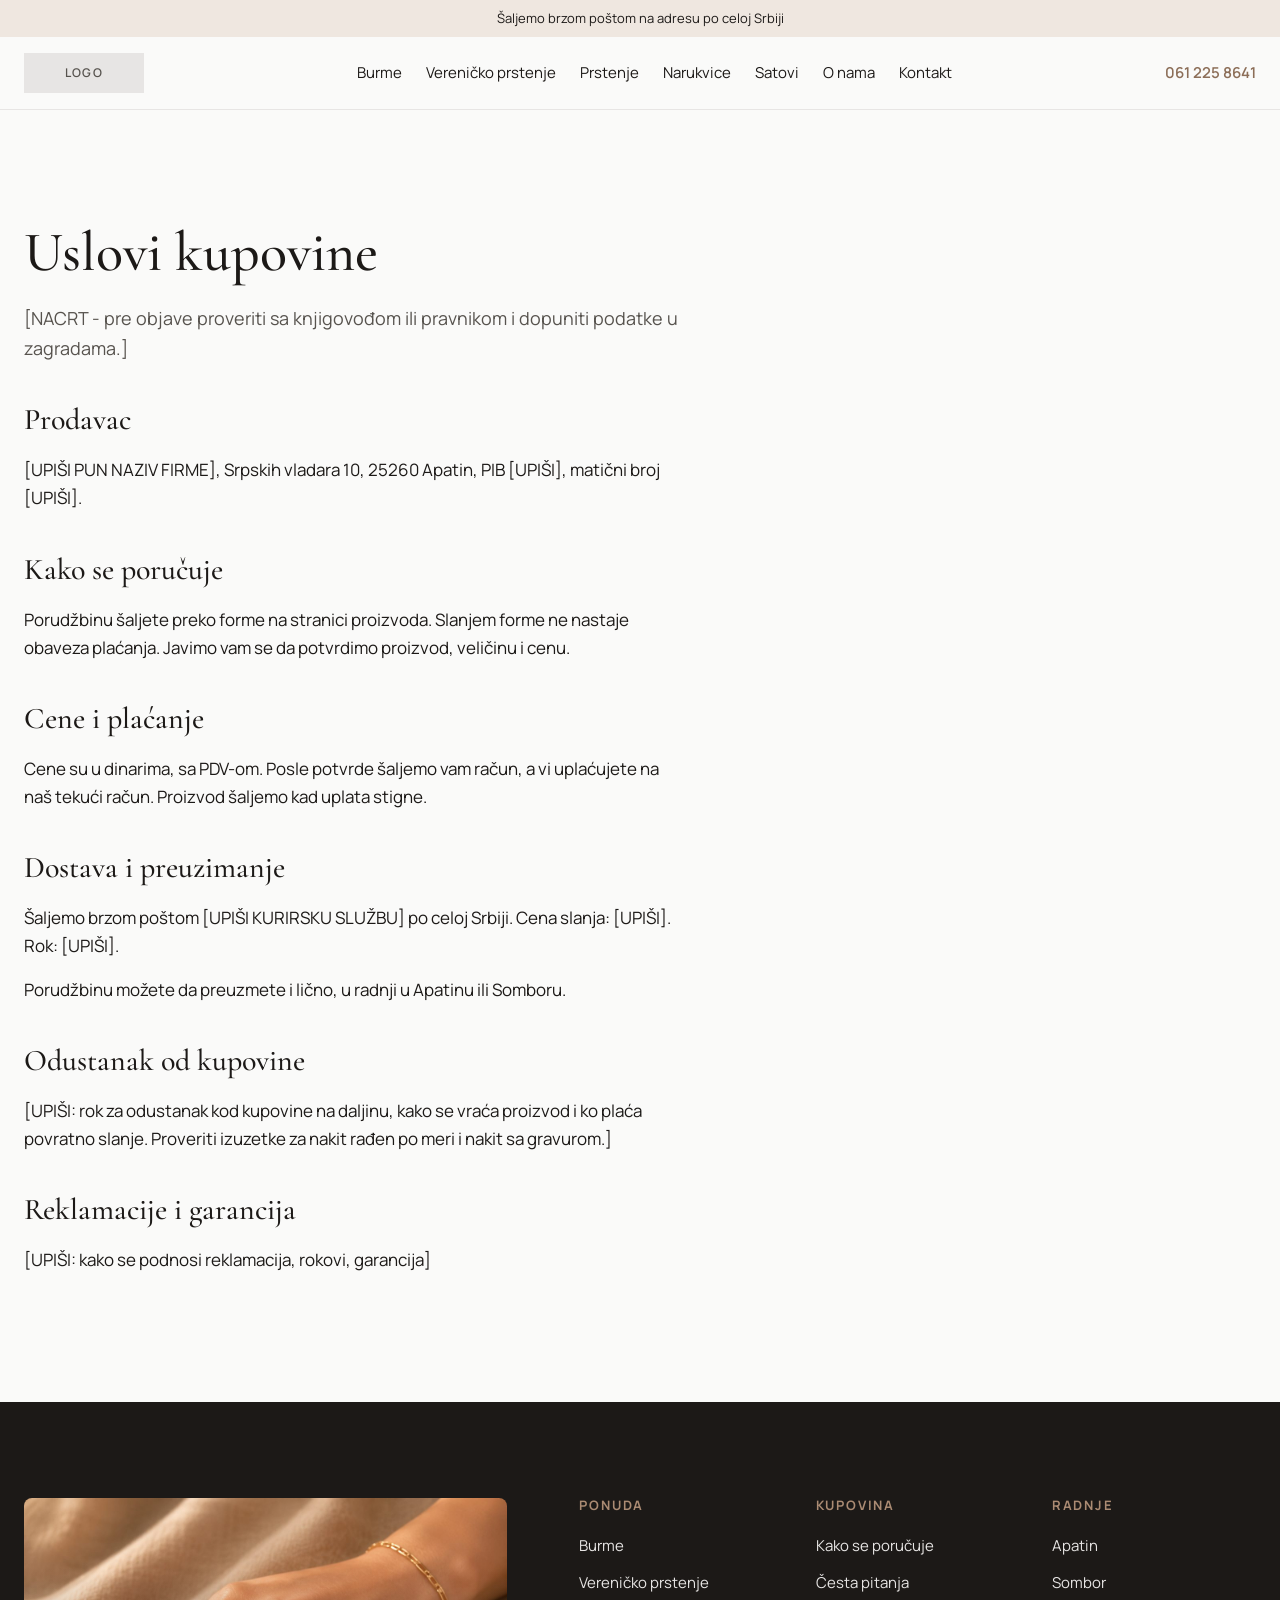
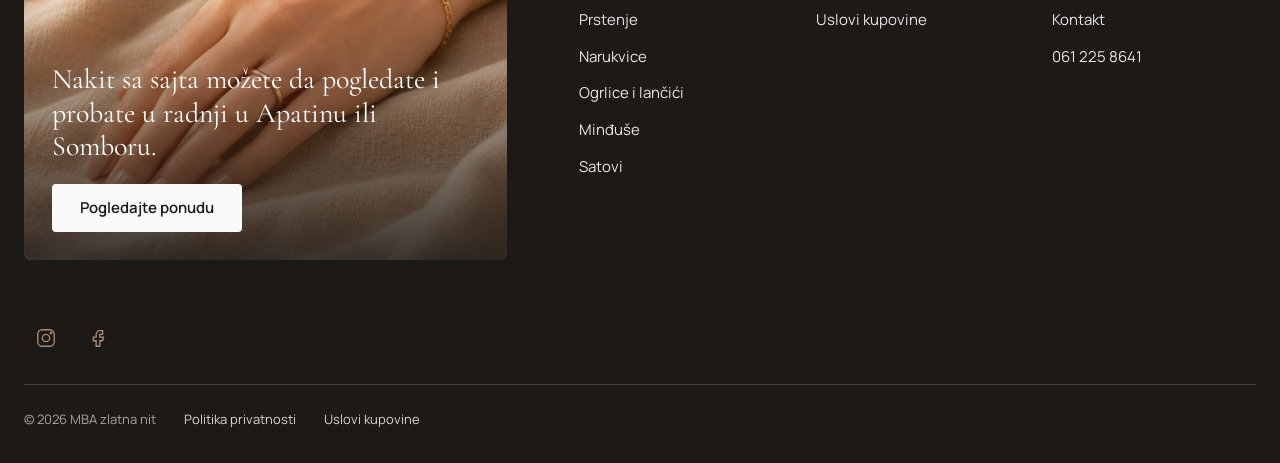
<file: uslovi-kupovine.html>
<!DOCTYPE html>
<html lang="sr-Latn">
<head>
<meta charset="utf-8">
<meta name="viewport" content="width=device-width, initial-scale=1">
<!-- PROBNA VERZIJA: Google je ne indeksira. Ukloniti ovaj red pre objave na pravom hostingu. -->
<meta name="robots" content="noindex, nofollow">
<title>Uslovi kupovine | MBA zlatna nit</title>
<meta name="description" content="Kako se poručuje, plaća i preuzima nakit iz zlatare MBA zlatna nit.">
<link rel="preconnect" href="https://fonts.googleapis.com">
<link rel="preconnect" href="https://fonts.gstatic.com" crossorigin>
<link href="https://fonts.googleapis.com/css2?family=Cormorant+Garamond:wght@500&family=Manrope:wght@400;600;700&display=swap" rel="stylesheet">
<link rel="stylesheet" href="styles.css">
</head>
<body>

<div class="topbar">Šaljemo brzom poštom na adresu po celoj Srbiji</div>

<header class="nav">
  <div class="nav-inner">
    <!-- LOGO: zameni ovaj div sa <img src="slike/logo.svg" alt="MBA zlatna nit"> -->
    <a href="index.html" class="logo ph" aria-label="MBA zlatna nit, početna">LOGO</a>
    <nav class="nav-links" id="nav-links" aria-label="Glavni meni">
      <a href="kategorija.html#burme">Burme</a>
      <a href="kategorija.html#verenicko">Vereničko prstenje</a>
      <a href="kategorija.html#prstenje">Prstenje</a>
      <a href="kategorija.html#narukvice">Narukvice</a>
      <a href="kategorija.html#satovi">Satovi</a>
      <a href="index.html#o-nama">O nama</a>
      <a href="index.html#radnje">Kontakt</a>
      <a class="nav-links-phone" href="tel:+381612258641">Pozovite 061 225 8641</a>
    </nav>
    <a class="nav-phone" href="tel:+381612258641">061 225 8641</a>
    <button class="nav-toggle" type="button" aria-expanded="false" aria-controls="nav-links" aria-label="Otvori meni"><svg width="24" height="24" viewBox="0 0 24 24" fill="none" stroke="currentColor" stroke-width="1.5" aria-hidden="true"><path d="M3 7h18M3 12h18M3 17h18"/></svg></button>
  </div>
</header>

<main class="section">
  <div class="container legal">
    <h1 style="font-size:clamp(40px,5vw,56px)">Uslovi kupovine</h1>
    <p class="lead">[NACRT - pre objave proveriti sa knjigovođom ili pravnikom i dopuniti podatke u zagradama.]</p>

    <h2>Prodavac</h2>
    <p>[UPIŠI PUN NAZIV FIRME], Srpskih vladara 10, 25260 Apatin, PIB [UPIŠI], matični broj [UPIŠI].</p>

    <h2>Kako se poručuje</h2>
    <p>Porudžbinu šaljete preko forme na stranici proizvoda. Slanjem forme ne nastaje obaveza plaćanja. Javimo vam se da potvrdimo proizvod, veličinu i cenu.</p>

    <h2>Cene i plaćanje</h2>
    <p>Cene su u dinarima, sa PDV-om. Posle potvrde šaljemo vam račun, a vi uplaćujete na naš tekući račun. Proizvod šaljemo kad uplata stigne.</p>

    <h2>Dostava i preuzimanje</h2>
    <p>Šaljemo brzom poštom [UPIŠI KURIRSKU SLUŽBU] po celoj Srbiji. Cena slanja: [UPIŠI]. Rok: [UPIŠI].</p>
    <p>Porudžbinu možete da preuzmete i lično, u radnji u Apatinu ili Somboru.</p>

    <h2>Odustanak od kupovine</h2>
    <p>[UPIŠI: rok za odustanak kod kupovine na daljinu, kako se vraća proizvod i ko plaća povratno slanje. Proveriti izuzetke za nakit rađen po meri i nakit sa gravurom.]</p>

    <h2>Reklamacije i garancija</h2>
    <p>[UPIŠI: kako se podnosi reklamacija, rokovi, garancija]</p>
  </div>
</main>

<footer class="footer">
  <div class="footer-inner">
    <div class="footer-top">
      <div class="footer-card">
        <!-- FOTOGRAFIJA: zameni div sa <img class="footer-card-media" src="slike/nakit-na-ruci.jpg" alt="..." loading="lazy"> -->
        <img class="footer-card-media" src="slike/footer-ruka.jpg" alt="Ruka sa zlatnim prstenom i narukvicom" loading="lazy">
        <div class="footer-card-text">
          <p>Nakit sa sajta možete da pogledate i probate u radnji u Apatinu ili Somboru.</p>
          <a class="btn btn--light" href="kategorija.html#sve">Pogledajte ponudu</a>
        </div>
      </div>

      <div class="footer-cols">
        <div>
          <h3>Ponuda</h3>
          <ul>
            <li><a href="kategorija.html#burme">Burme</a></li>
            <li><a href="kategorija.html#verenicko">Vereničko prstenje</a></li>
            <li><a href="kategorija.html#prstenje">Prstenje</a></li>
            <li><a href="kategorija.html#narukvice">Narukvice</a></li>
            <li><a href="kategorija.html#ogrlice">Ogrlice i lančići</a></li>
            <li><a href="kategorija.html#mindjuse">Minđuše</a></li>
            <li><a href="kategorija.html#satovi">Satovi</a></li>
          </ul>
        </div>
        <div>
          <h3>Kupovina</h3>
          <ul>
            <li><a href="index.html#kako-se-porucuje">Kako se poručuje</a></li>
            <li><a href="index.html#cesta-pitanja">Česta pitanja</a></li>
            <li><a href="uslovi-kupovine.html">Uslovi kupovine</a></li>
          </ul>
        </div>
        <div>
          <h3>Radnje</h3>
          <ul>
            <li><a href="index.html#radnja-apatin">Apatin</a></li>
            <li><a href="index.html#radnja-sombor">Sombor</a></li>
            <li><a href="index.html#radnje">Kontakt</a></li>
            <li><a href="tel:+381612258641">061 225 8641</a></li>
          </ul>
        </div>
      </div>
    </div>

    <!-- DRUŠTVENE MREŽE: umesto "#" upiši prave linkove -->
    <div class="footer-social">
      <a href="#" aria-label="Instagram"><svg width="22" height="22" viewBox="0 0 24 24" fill="none" stroke="currentColor" stroke-width="1.5" aria-hidden="true"><rect x="3" y="3" width="18" height="18" rx="5"/><circle cx="12" cy="12" r="4"/><circle cx="17.5" cy="6.5" r="0.8" fill="currentColor"/></svg></a>
      <a href="#" aria-label="Facebook"><svg width="22" height="22" viewBox="0 0 24 24" fill="none" stroke="currentColor" stroke-width="1.5" aria-hidden="true"><path d="M14 8h3V4h-3a4 4 0 0 0-4 4v3H7v4h3v6h4v-6h3l1-4h-4V8z"/></svg></a>
    </div>

    <div class="footer-bottom">
      <span>© <span data-godina>2026</span> MBA zlatna nit</span>
      <a href="politika-privatnosti.html">Politika privatnosti</a>
      <a href="uslovi-kupovine.html">Uslovi kupovine</a>
    </div>
  </div>
</footer>

<script src="proizvodi.js"></script>
<script src="main.js"></script>

</body>
</html>
</file>
<file: styles.css>
/* =========================================================
   MBA zlatna nit - zajednički stil za sve stranice
   Boje i fontovi su u :root, menjaš ih samo ovde.
   ========================================================= */

:root {
  --bg: #FAFAF9;          /* pozadina */
  --text: #1C1917;        /* glavni tekst */
  --text-2: #57534E;      /* sekundarni tekst */
  --accent: #AB8B73;      /* linije, ikonice, male oznake */
  --accent-text: #8C6E58; /* linkovi i hover na svetloj pozadini */
  --surface: #EFE7E0;     /* blage pozadine sekcija */
  --line: #E7E5E4;        /* linije i borderi */
  --ph: #E7E5E4;          /* placeholder slike */
  --input-border: #78716C;
  --error: #B42318;

  --font-head: 'Cormorant Garamond', Georgia, serif;
  --font-body: 'Manrope', system-ui, -apple-system, 'Segoe UI', sans-serif;

  --max: 1440px;   /* širina sadržaja (sa razmakom --pad-x sa obe strane) */
  --wide: 1440px;  /* hero, navigacija i footer, isto kao sadržaj da se sve poravna */
  --pad-x: 24px;
  --section: 112px;
  --radius: 4px;
  --radius-img: 8px; /* uglovi na svim slikama */
}

*, *::before, *::after { box-sizing: border-box; }

html { scroll-behavior: smooth; }

body {
  margin: 0;
  background: var(--bg);
  color: var(--text);
  font-family: var(--font-body);
  font-size: 17px;
  line-height: 1.65;
  -webkit-font-smoothing: antialiased;
}

img { display: block; max-width: 100%; height: auto; }

a { color: var(--accent-text); text-decoration-thickness: 1px; text-underline-offset: 3px; }
a:hover { color: var(--text); }

:focus-visible { outline: 2px solid var(--accent-text); outline-offset: 3px; }

h1, h2, h3 {
  font-family: var(--font-head);
  font-weight: 500;
  line-height: 1.1;
  margin: 0 0 20px;
  color: var(--text);
}

h2 { font-size: clamp(34px, 4vw, 48px); max-width: 22ch; }
h3 { font-size: 30px; }

p { margin: 0 0 16px; max-width: 65ch; }

.container { max-width: var(--max); margin: 0 auto; padding: 0 var(--pad-x); }
.section { padding: var(--section) 0; }
.section--surface { background: var(--surface); }
.section--line { border-top: 1px solid var(--line); }

.lead { color: var(--text-2); font-size: 18px; }

.visually-hidden {
  position: absolute; width: 1px; height: 1px; padding: 0; margin: -1px;
  overflow: hidden; clip: rect(0 0 0 0); white-space: nowrap; border: 0;
}

/* ---------- Placeholder slike (zameni pravim <img>) ---------- */
.ph {
  background: var(--ph);
  color: var(--text-2);
  display: flex;
  align-items: center;
  justify-content: center;
  text-align: center;
  padding: 16px;
  font-family: var(--font-body);
  font-size: 12px;
  font-weight: 600;
  letter-spacing: 0.12em;
  text-transform: uppercase;
  line-height: 1.4;
}

/* ---------- Uglovi na slikama ----------
   Sve slike imaju 8px. Kartice kategorija i kartica u footeru dobijaju uglove na samoj kartici (gore i dole).
   Hero video i scene radnji idu od ivice do ivice ekrana, pa ostaju ravni. */
.about-media,
.about-photos img,
.p-img,
.gallery-main,
.gallery-thumbs button,
.store-map,
.scene-frame img { border-radius: var(--radius-img); }
.gallery-thumbs button { overflow: hidden; }
.scenes-on .scene-frame img { border-radius: 0; }

/* ---------- Dugmad ---------- */
.btn {
  display: inline-flex;
  align-items: center;
  justify-content: center;
  min-height: 48px;
  padding: 12px 28px;
  background: var(--text);
  color: #fff;
  border: 0;
  border-radius: var(--radius);
  font-family: var(--font-body);
  font-size: 15px;
  font-weight: 600;
  text-decoration: none;
  cursor: pointer;
  transition: background-color .2s;
}
.btn:hover { background: var(--accent-text); color: #fff; }

/* Svetla verzija samo na tamnoj pozadini (footer) */
.btn--light { background: var(--bg); color: var(--text); }
.btn--light:hover { background: var(--surface); color: var(--text); }

.link-caps {
  font-size: 12px;
  font-weight: 700;
  letter-spacing: 0.16em;
  text-transform: uppercase;
  text-decoration: none;
}

/* ---------- Gornja traka ---------- */
.topbar {
  background: var(--surface);
  color: var(--text);
  font-size: 13px;
  text-align: center;
  padding: 8px var(--pad-x);
}

/* ---------- Navigacija ---------- */
.nav {
  position: sticky;
  top: 0;
  z-index: 50;
  background: var(--bg);
  border-bottom: 1px solid var(--line);
}
.nav-inner {
  max-width: var(--wide);
  margin: 0 auto;
  padding: 0 var(--pad-x);
  min-height: 72px;
  display: flex;
  align-items: center;
  gap: 32px;
}
.logo {
  flex: 0 0 auto;
  width: 120px;
  height: 40px;
  padding: 0;
  text-decoration: none;
}
.nav-links {
  flex: 1;
  display: flex;
  justify-content: center;
  gap: 24px;
}
.nav-links a {
  color: var(--text);
  text-decoration: none;
  font-size: 15px;
  padding: 10px 0;
}
.nav-links a:hover { color: var(--accent-text); }
.nav-phone {
  font-size: 15px;
  font-weight: 600;
  text-decoration: none;
  white-space: nowrap;
}
.nav-toggle {
  display: none;
  width: 44px;
  height: 44px;
  margin-left: auto;
  background: none;
  border: 0;
  color: var(--text);
  cursor: pointer;
  align-items: center;
  justify-content: center;
}

/* Meni sa 7 stavki ne staje pre 1024px, zato hamburger počinje ranije */
@media (max-width: 1024px) {
  .nav-toggle { display: inline-flex; }
  .nav-phone { display: none; }
  .nav-links {
    display: none;
    position: absolute;
    top: 100%;
    left: 0;
    right: 0;
    flex-direction: column;
    gap: 0;
    background: var(--bg);
    border-bottom: 1px solid var(--line);
    padding: 8px var(--pad-x) 24px;
  }
  .nav-links.is-open { display: flex; }
  .nav-links a { padding: 12px 0; border-bottom: 1px solid var(--line); }
  .nav-links .nav-links-phone { display: block; font-weight: 600; color: var(--accent-text); border-bottom: 0; }
}
.nav-links-phone { display: none; }

/* ---------- Hero ---------- */
.hero {
  position: relative;
  min-height: min(calc(100vh - 110px), 820px);
  display: flex;
  align-items: center;
}
.hero-media {
  position: absolute;
  inset: 0;
  width: 100%;
  height: 100%;
  object-fit: cover;
  object-position: 70% 50%;
  align-items: flex-end;
  justify-content: flex-end;
  padding: 32px;
}
/* Blago svetlo levo, da se tekst bolje čita preko fotografije */
.hero::before {
  content: "";
  position: absolute;
  inset: 0;
  z-index: 1;
  background: linear-gradient(to right, rgba(250, 250, 249, .6) 0%, rgba(250, 250, 249, .3) 40%, rgba(250, 250, 249, 0) 60%);
  pointer-events: none;
}
.hero-content {
  position: relative;
  z-index: 2;
  width: 100%;
  max-width: var(--wide);
  margin: 0 auto;
  padding: 96px var(--pad-x);
}
.hero h1 {
  font-size: clamp(52px, 7.5vw, 96px);
  line-height: 1.02;
  max-width: 11ch;
  margin-bottom: 24px;
}
.hero-lead {
  font-size: 18px;
  max-width: 44ch;
  margin-bottom: 32px;
}

/* Prave slike nemaju padding koji ima placeholder */
img.hero-media, video.hero-media, img.cat-media, img.footer-card-media { padding: 0; }

/* Dugme za pauzu videa: dole desno, na mobilnom gore desno. Bez JS se ne prikazuje, jer ne bi radilo. */
.hero-pause {
  display: none;
  position: absolute;
  right: 24px;
  bottom: 24px;
  z-index: 3;
  width: 44px;
  height: 44px;
  padding: 0;
  align-items: center;
  justify-content: center;
  background: rgba(250, 250, 249, .85);
  color: var(--accent-text);
  border: 1px solid var(--line);
  border-radius: var(--radius);
  cursor: pointer;
}
.js .hero-pause { display: inline-flex; }
.hero-pause:hover { background: var(--bg); color: var(--text); }
.hero-pause .ic-play,
.hero-pause[data-stanje="zaustavljeno"] .ic-pause { display: none; }
.hero-pause[data-stanje="zaustavljeno"] .ic-play { display: block; }

/* ---------- Kategorije (kartice sa fotografijom) ---------- */
.cats-row {
  display: grid;
  gap: 16px;
}
.cats-row--3 { grid-template-columns: repeat(3, 1fr); margin-bottom: 16px; }
.cats-row--4 { grid-template-columns: repeat(4, 1fr); }

.cat-card {
  position: relative;
  display: block;
  overflow: hidden;
  aspect-ratio: 3 / 4;
  border-radius: var(--radius-img);
  isolation: isolate; /* da Safari ne izbaci uglove dok se slika uvećava na hover */
  color: #fff;
  text-decoration: none;
}
.cats-row--4 .cat-card { aspect-ratio: 4 / 5; }
.cat-media {
  position: absolute;
  inset: 0;
  width: 100%;
  height: 100%;
  object-fit: cover;
  align-items: flex-start;
  padding-top: 32px;
  transition: transform .6s ease;
}
.cat-card:hover .cat-media { transform: scale(1.04); }
.cat-text {
  position: absolute;
  left: 0;
  right: 0;
  bottom: 0;
  padding: 96px 24px 24px;
  background: linear-gradient(to top, rgba(28, 25, 23, .82) 0%, rgba(28, 25, 23, .55) 45%, rgba(28, 25, 23, 0) 100%);
}
.cat-title {
  font-family: var(--font-head);
  font-size: 34px;
  font-weight: 500;
  line-height: 1.1;
  margin: 0 0 6px;
}
.cats-row--4 .cat-title { font-size: 28px; }
.cat-desc { font-size: 14px; margin: 0 0 14px; color: #F5F5F4; }
.cat-link { color: #fff; }

/* ---------- O nama ---------- */
.about {
  display: grid;
  grid-template-columns: 1fr 1fr;
  gap: 72px;
  align-items: center;
}
.about-media { aspect-ratio: 4 / 5; width: 100%; height: auto; object-fit: cover; }
/* Dve fotografije radnje ispod teksta O nama */
.about-photos {
  display: grid;
  grid-template-columns: 1fr 1fr;
  gap: 24px;
  margin-top: 72px;
}
.about-photos img { width: 100%; height: auto; aspect-ratio: 4 / 3; object-fit: cover; }
.services {
  list-style: none;
  margin: 28px 0 0;
  padding: 0;
  border-top: 1px solid var(--line);
}
.services li {
  display: flex;
  align-items: center;
  gap: 14px;
  padding: 14px 0;
  border-bottom: 1px solid var(--line);
  font-size: 16px;
}
.services svg { flex: 0 0 auto; color: var(--accent); }

/* ---------- Kartice proizvoda ---------- */
.section-head {
  display: flex;
  justify-content: space-between;
  align-items: flex-end;
  gap: 24px;
  margin-bottom: 40px;
}
.section-head h2 { margin: 0; }

.products {
  display: grid;
  grid-template-columns: repeat(4, 1fr);
  gap: 40px 24px;
}
.p-card { display: block; color: var(--text); text-decoration: none; }
/* Fotografije proizvoda stižu na beloj pozadini: bela podloga, slika se ne seče */
.p-img { aspect-ratio: 1 / 1; width: 100%; object-fit: contain; }
img.p-img { background: #fff; }
.p-name { display: block; margin-top: 16px; font-size: 15px; font-weight: 600; line-height: 1.4; }
.p-card:hover .p-name { color: var(--accent-text); }
.p-code { display: block; font-size: 13px; color: var(--text-2); margin-top: 2px; }
.p-price { display: block; font-size: 15px; margin-top: 8px; }

/* ---------- Kako se poručuje: priča na skrol ----------
   Levo koraci, desno zalepljen okvir sa fotografijom i karticom koraka.
   Drugi izuzetak od pravila bez animacija pri skrolu (prvi su scene radnji).
   Bez JS (nema klase "js" na <html>) koraci stoje jedan ispod drugog, a okvir pokazuje prvi korak.
   Ko je isključio pokret, kartice se menjaju bez animacije. */
.story-head { margin-bottom: 48px; }
.story-head h2 { text-wrap: balance; }
.story-head .lead { margin: 0; }

.story {
  display: grid;
  grid-template-columns: 1fr 1.15fr;
  gap: 72px;
  align-items: start;
}

/* Koraci */
.story-steps { list-style: none; margin: 0; padding: 0; }
.story-step {
  padding: 32px 0;
  border-bottom: 1px solid rgba(171, 139, 115, .45); /* tamnija linija, jer je sekcija na bež podlozi */
}
.story-num {
  display: block;
  font-size: 12px;
  font-weight: 700;
  letter-spacing: .12em;
  text-transform: uppercase;
  color: var(--accent-text);
}
.story-step h3 { font-size: clamp(30px, 3vw, 40px); margin: 10px 0 12px; text-wrap: balance; }
.story-step p { margin: 0; font-size: 17px; color: var(--text-2); max-width: 42ch; }

.js .story-step {
  min-height: 75vh;
  display: flex;
  flex-direction: column;
  justify-content: center;
  padding: 0;
  border: 0;
  opacity: .3;
  transition: opacity .4s ease;
}
.js .story-step.is-active { opacity: 1; }
/* Prostor posle poslednjeg koraka, da okvir ostane zalepljen dok se on čita */
.js .story-steps { padding-bottom: 25vh; }

/* Okvir sa fotografijom */
.js .story-visual { position: sticky; top: calc(var(--nav-h, 72px) + 32px); }
.story-frame {
  position: relative;
  overflow: hidden;
  aspect-ratio: 4 / 5;
  border-radius: var(--radius-img);
  background: var(--ph);
  isolation: isolate;
}
.js .story-frame { aspect-ratio: auto; height: min(calc(100vh - var(--nav-h, 72px) - 64px), 760px); }
.story-bg {
  position: absolute;
  inset: 0;
  width: 100%;
  height: 100%;
  object-fit: cover;
  opacity: 0;
  transform: scale(1.06);
  transition: opacity .8s ease, transform 1.6s ease;
}
.story-bg.is-active { opacity: 1; transform: none; }
/* Tamni prelaz pri vrhu, da se traka vidi preko svetle fotografije */
.story-frame::before {
  content: "";
  position: absolute;
  inset: 0 0 auto 0;
  height: 120px;
  z-index: 1;
  background: linear-gradient(to bottom, rgba(28, 25, 23, .35), rgba(28, 25, 23, 0));
  pointer-events: none;
}

/* Traka kao kod priča na telefonu. main.js puni --fill od 0 do 1. */
.story-bars { position: absolute; top: 16px; left: 16px; right: 16px; z-index: 2; display: flex; gap: 6px; }
.story-bar { flex: 1; height: 3px; border-radius: 2px; background: rgba(255, 255, 255, .4); overflow: hidden; }
.story-bar i { display: block; height: 100%; width: calc(var(--fill, 0) * 100%); background: #fff; }

/* Sloj koraka preko fotografije: naslov koraka (samo na mobilnom) i kartica.
   main.js pali sloj sa klasom is-active. */
.story-slide {
  position: absolute;
  left: 24px;
  bottom: 24px;
  z-index: 2;
  width: min(360px, calc(100% - 48px));
  opacity: 0;
  visibility: hidden;
  transform: translateY(16px);
  transition: opacity .45s ease, transform .45s ease, visibility 0s linear .45s;
}
.story-slide.is-active {
  opacity: 1;
  visibility: visible;
  transform: none;
  transition: opacity .45s ease .15s, transform .45s ease .15s, visibility 0s;
}
.story-slide-title { display: none; }
.story-card {
  padding: 22px;
  background: #fff;
  border: 1px solid var(--line);
  border-radius: var(--radius-img);
  font-size: 14px;
  line-height: 1.4;
}
.story-card p { margin: 0; }
.sc-head { display: flex; align-items: center; gap: 14px; margin-bottom: 16px; padding-bottom: 16px; border-bottom: 1px solid var(--line); }
.sc-thumb { width: 52px; height: 52px; object-fit: cover; object-position: 72% 50%; border-radius: var(--radius-img); flex: 0 0 auto; }
.sc-label { font-size: 11px; font-weight: 700; letter-spacing: .12em; text-transform: uppercase; color: var(--accent-text); margin-bottom: 2px !important; }
.sc-title { font-family: var(--font-head); font-size: 24px; line-height: 1.1; color: var(--text); }
.sc-sub { color: var(--text-2); margin-top: 2px !important; }

/* 1. Forma */
.sc-field { margin-bottom: 10px; }
.sc-field-label { display: block; font-size: 12px; font-weight: 600; margin-bottom: 4px; }
.sc-input { display: flex; align-items: center; height: 36px; padding: 0 10px; border: 1px solid #D6D3D1; border-radius: var(--radius); white-space: nowrap; overflow: hidden; }
.sc-row { display: grid; grid-template-columns: 1fr 1fr; gap: 10px; }
.sc-typed { display: inline-block; }
.sc-btn { display: block; margin-top: 14px; padding: 10px; text-align: center; font-weight: 600; color: #fff; background: var(--text); border-radius: var(--radius); }

/* 2. Poziv */
.sc-icon {
  position: relative;
  flex: 0 0 auto;
  display: inline-flex;
  align-items: center;
  justify-content: center;
  width: 46px;
  height: 46px;
  border: 1px solid var(--accent);
  border-radius: 50%;
  color: var(--accent);
}
.sc-checks { list-style: none; margin: 0; padding: 0; }
.sc-checks li { display: flex; align-items: center; gap: 10px; padding: 8px 0; border-bottom: 1px solid var(--line); font-size: 15px; }
.sc-checks svg { flex: 0 0 auto; color: var(--accent); }
.sc-status { display: flex; align-items: center; gap: 8px; margin-top: 16px !important; font-size: 15px; font-weight: 600; color: var(--accent-text); }

/* 3. Uplata */
.sc-pay { margin: 12px 0 0; }
.sc-pay div { display: flex; justify-content: space-between; align-items: center; gap: 16px; padding: 9px 0; border-bottom: 1px solid var(--line); }
.sc-pay dt { color: var(--text-2); }
.sc-pay dd { margin: 0; font-weight: 600; text-align: right; }
.sc-skeleton { display: inline-block; height: 10px; border-radius: 2px; background: var(--line); vertical-align: middle; }

/* 4. Slanje: tri tačke na liniji */
.sc-track {
  position: relative;
  display: grid;
  grid-template-columns: repeat(3, 1fr);
  list-style: none;
  margin: 0;
  padding: 0;
  text-align: center;
  font-size: 13px;
  color: var(--text-2);
}
.sc-track::before,
.sc-track::after {
  content: "";
  position: absolute;
  top: 6px;
  left: 16.66%;
  height: 1px;
}
.sc-track::before { right: 16.66%; background: var(--line); }
.sc-track::after { width: 66.68%; background: var(--accent); }
.sc-track li::before {
  content: "";
  position: relative;
  z-index: 1;
  display: block;
  width: 13px;
  height: 13px;
  margin: 0 auto 8px;
  border: 1px solid var(--accent);
  border-radius: 50%;
  background: var(--accent);
}
.sc-track li:last-child { color: var(--text); font-weight: 600; }

/* Animacije u karticama krenu kad kartica postane aktivna. Krajnje stanje je osnovni stil,
   pa bez animacije (isključen pokret) sve odmah stoji popunjeno. */
.story-slide.is-active .sc-typed { animation: sc-kucanje calc(var(--n) * 55ms) steps(var(--n), end) var(--d) both; }
.story-slide.is-active .sc-btn { animation: sc-klik .5s ease 3.3s both; }
.story-slide.is-active .sc-icon::after {
  content: "";
  position: absolute;
  inset: -1px;
  border: 1px solid var(--accent);
  border-radius: 50%;
  animation: sc-zvoni 1.3s ease-out .2s 2 both;
}
.story-slide.is-active .sc-checks li,
.story-slide.is-active .sc-pay div,
.story-slide.is-active .sc-status { animation: sc-pojava .4s ease var(--d) both; }
.story-slide.is-active .sc-track::after { animation: sc-linija 1.4s ease .3s both; }
.story-slide.is-active .sc-track li::before { animation: sc-tacka .3s ease var(--d) both; }

@keyframes sc-kucanje { from { clip-path: inset(0 100% 0 0); } to { clip-path: inset(0 0 0 0); } }
@keyframes sc-klik { 40% { background: var(--accent-text); } }
@keyframes sc-zvoni { from { transform: scale(1); opacity: .8; } to { transform: scale(1.7); opacity: 0; } }
@keyframes sc-pojava { from { opacity: 0; transform: translateY(6px); } }
@keyframes sc-linija { from { width: 0; } }
@keyframes sc-tacka { from { background: #fff; } }

.story-end { margin-top: 56px; }

@media (prefers-reduced-motion: reduce) {
  .story *, .story *::before, .story *::after { animation: none !important; transition: none !important; }
}

/* ---------- Česta pitanja ---------- */
.faq {
  display: grid;
  grid-template-columns: 1fr 1.6fr;
  gap: 72px;
}
.faq-list { border-top: 1px solid var(--line); }
.faq-list details { border-bottom: 1px solid var(--line); }
.faq-list summary {
  list-style: none;
  cursor: pointer;
  display: flex;
  justify-content: space-between;
  align-items: center;
  gap: 24px;
  min-height: 64px;
  padding: 16px 0;
  font-weight: 600;
  font-size: 17px;
}
.faq-list summary::-webkit-details-marker { display: none; }
.faq-list summary svg { flex: 0 0 auto; color: var(--accent); transition: transform .2s; }
.faq-list details[open] summary svg { transform: rotate(45deg); }
.faq-list .faq-answer { padding: 0 0 20px; color: var(--text-2); }
.faq-list .faq-answer p:last-child { margin-bottom: 0; }

/* ---------- Radnje ---------- */
#radnje .lead { margin: 0; }
.store { margin-top: 64px; scroll-margin-top: var(--nav-h, 72px); }
.store + .store { margin-top: 112px; }

/* Podaci i mapa ispod scene */
.store-info {
  display: grid;
  grid-template-columns: 1fr 1.4fr;
  gap: 40px 72px;
  align-items: start;
  margin-top: 48px;
}
.store-info dl, .stores-overview dl { margin: 0 0 24px; border-top: 1px solid var(--line); }
.store-info dt, .stores-overview dt { font-size: 13px; color: var(--text-2); margin-top: 16px; }
.store-info dd, .stores-overview dd { margin: 0; padding-bottom: 16px; border-bottom: 1px solid var(--line); }
.store-info { scroll-margin-top: calc(var(--nav-h, 72px) + 24px); }

/* Kratak pregled obe radnje odmah ispod naslova, pre scena */
.stores-overview {
  display: grid;
  grid-template-columns: 1fr 1fr;
  gap: 40px 72px;
  margin-top: 48px;
}
.store-sum h3 { font-size: 34px; margin: 0 0 12px; }
.store-sum dl { margin-bottom: 8px; }
.store-sum .link-caps { display: inline-block; padding: 12px 0; } /* veća površina za prst */
.store-map {
  width: 100%;
  aspect-ratio: 16 / 10;
  border: 1px solid var(--line);
  display: block;
}

/* Scena radnje, osnovni prikaz: naslov, pa slika spolja i slika unutra jedna do druge.
   Ovako je bez JS i za one koji su u sistemu isključili pokret. */
.scene { max-width: var(--max); margin: 0 auto; padding: 0 var(--pad-x); }
.scene-stage { display: flex; flex-direction: column; }
.scene-caption { order: -1; margin-bottom: 24px; }
.scene-caption h3 { font-size: 40px; margin: 0 0 4px; }
.scene-caption p { margin: 0; color: var(--text-2); }
.scene-frame { display: grid; grid-template-columns: 1fr 1fr; gap: 16px; }
.scene-frame img { width: 100%; height: auto; aspect-ratio: 1672 / 941; object-fit: cover; }

/* Scena radnje sa animacijom (klasa scenes-on stoji na <html> kad pokret nije isključen).
   Jedini izuzetak od pravila bez animacija pri skrolu.
   Scena je visoka, a pozornica unutra stoji zalepljena ispod menija dok se skroluje kroz nju.
   main.js menja samo transform i opacity na slikama. */
.scenes-on .scene {
  max-width: none;
  padding: 0;
  height: 180vh; /* scena stoji dok se skroluje oko 0,9 ekrana (180vh minus pozornica) */
}
.scenes-on .scene-stage {
  --stage-h: calc(100vh - var(--nav-h, 72px));
  position: sticky;
  top: var(--nav-h, 72px);
  height: var(--stage-h);
  display: block;
  overflow: hidden;
  background: var(--surface);
}
@supports (height: 100svh) {
  .scenes-on .scene-stage { --stage-h: calc(100svh - var(--nav-h, 72px)); }
}
/* Okvir u razmeri slike koji pokriva celu pozornicu, pa se tačka vrata u procentima poklapa sa slikom */
.scenes-on .scene-frame {
  position: absolute;
  left: 50%;
  top: 50%;
  width: max(100%, calc(var(--stage-h) * 1672 / 941));
  aspect-ratio: 1672 / 941;
  transform: translate(-50%, -50%);
  display: block;
}
.scenes-on .scene-frame img {
  position: absolute;
  inset: 0;
  height: 100%;
  will-change: transform, opacity;
}
.scenes-on .scene-out { transform-origin: var(--vrata-x, 50%) var(--vrata-y, 55%); }
.scenes-on .scene-in { opacity: 0; transform: scale(1.15); }
/* Tamni prelaz pri dnu, da se ime radnje čita preko slike */
.scenes-on .scene-stage::after {
  content: "";
  position: absolute;
  inset: 0;
  z-index: 1;
  background: linear-gradient(to top, rgba(28, 25, 23, .6) 0%, rgba(28, 25, 23, 0) 42%);
  pointer-events: none;
}
.scenes-on .scene-caption {
  position: absolute;
  z-index: 2;
  left: max(var(--pad-x), calc((100% - var(--max)) / 2 + var(--pad-x)));
  right: var(--pad-x);
  bottom: 40px;
  margin: 0;
}
.scenes-on .scene-caption h3 { font-size: clamp(44px, 6vw, 72px); line-height: 1; color: #fff; margin-bottom: 8px; }
.scenes-on .scene-caption p { color: #F5F5F4; font-size: 16px; }

/* ---------- Footer ---------- */
.footer { background: var(--text); color: #E7E5E4; }
.footer a { color: #E7E5E4; text-decoration: none; }
.footer a:hover { color: #fff; text-decoration: underline; }
.footer-inner { max-width: var(--wide); margin: 0 auto; padding: 96px var(--pad-x) 32px; }
.footer-top {
  display: grid;
  grid-template-columns: 1fr 1.4fr;
  gap: 72px;
  align-items: start;
}
.footer-card { position: relative; aspect-ratio: 4 / 3; overflow: hidden; border-radius: var(--radius-img); }
.footer-card-media {
  position: absolute;
  inset: 0;
  width: 100%;
  height: 100%;
  object-fit: cover;
  align-items: flex-start;
  padding-top: 32px;
}
.footer-card-text {
  position: absolute;
  left: 0;
  right: 0;
  bottom: 0;
  padding: 96px 28px 28px;
  background: linear-gradient(to top, rgba(28, 25, 23, .85) 0%, rgba(28, 25, 23, 0) 100%);
}
.footer-card-text p {
  font-family: var(--font-head);
  font-size: 28px;
  line-height: 1.2;
  color: #fff;
  margin-bottom: 20px;
}
.footer .btn--light { color: var(--text); }
.footer .btn--light:hover { text-decoration: none; color: var(--text); }
.footer-cols {
  display: grid;
  grid-template-columns: repeat(3, 1fr);
  gap: 32px;
}
.footer-cols h3 {
  font-family: var(--font-body);
  font-size: 13px;
  font-weight: 700;
  letter-spacing: 0.14em;
  text-transform: uppercase;
  color: var(--accent);
  margin-bottom: 16px;
}
.footer-cols ul { list-style: none; margin: 0; padding: 0; }
.footer-cols li a { display: inline-block; padding: 6px 0; font-size: 15px; }
.footer-social { display: flex; gap: 8px; margin-top: 56px; }
.footer-social a {
  display: inline-flex;
  align-items: center;
  justify-content: center;
  width: 44px;
  height: 44px;
  color: var(--accent);
}
.footer-social a:hover { color: #fff; }
.footer-bottom {
  display: flex;
  flex-wrap: wrap;
  gap: 8px 28px;
  margin-top: 24px;
  padding-top: 24px;
  border-top: 1px solid #44403C;
  font-size: 13px;
  color: #A8A29E;
}
.footer-bottom a { color: #D6D3D1; }

/* ---------- Stranica kategorije ---------- */
.page-head { padding: 64px 0 40px; }
.page-head h1 { font-size: clamp(42px, 5vw, 64px); margin-bottom: 12px; }
.breadcrumb { font-size: 14px; color: var(--text-2); margin-bottom: 24px; }
.breadcrumb a { color: var(--text-2); }

.filter {
  display: flex;
  flex-wrap: wrap;
  gap: 8px;
  margin-bottom: 40px;
}
.filter button {
  min-height: 44px;
  padding: 8px 18px;
  background: transparent;
  color: var(--text);
  border: 1px solid var(--line);
  border-radius: var(--radius);
  font-family: var(--font-body);
  font-size: 14px;
  cursor: pointer;
}
.filter button:hover { border-color: var(--text); }
.filter button.is-active { background: var(--text); color: #fff; border-color: var(--text); }

.empty {
  border-top: 1px solid var(--line);
  padding: 48px 0;
}

/* ---------- Stranica proizvoda ---------- */
.product {
  display: grid;
  grid-template-columns: 1.1fr 1fr;
  gap: 72px;
  align-items: start;
  padding-bottom: var(--section);
}
.gallery { position: sticky; top: 96px; }
.gallery-main { aspect-ratio: 1 / 1; width: 100%; object-fit: contain; }
img.gallery-main { background: #fff; }
.gallery-thumbs {
  display: grid;
  grid-template-columns: repeat(4, 1fr);
  gap: 12px;
  margin-top: 12px;
}
.gallery-thumbs button {
  padding: 0;
  border: 1px solid transparent;
  background: none;
  cursor: pointer;
  aspect-ratio: 1 / 1;
}
.gallery-thumbs button.is-active { border-color: var(--text); }
.gallery-thumbs .ph { width: 100%; height: 100%; font-size: 10px; padding: 4px; }
.gallery-thumbs img { width: 100%; height: 100%; object-fit: contain; background: #fff; }

.product-info h1 { font-size: clamp(38px, 4vw, 52px); margin-bottom: 8px; }
.product-code { font-size: 14px; color: var(--text-2); margin: 0 0 20px; }
.product-price { font-size: 26px; font-weight: 600; margin: 0 0 28px; }
.specs {
  display: grid;
  grid-template-columns: auto 1fr;
  margin: 0 0 28px;
  border-top: 1px solid var(--line);
}
.specs dt, .specs dd { padding: 12px 0; border-bottom: 1px solid var(--line); margin: 0; font-size: 15px; }
.specs dt { color: var(--text-2); padding-right: 32px; }

/* ---------- Forma ---------- */
.order { margin-top: 48px; padding-top: 40px; border-top: 1px solid var(--line); }
.order h2 { font-size: 34px; }
.field { margin-bottom: 20px; }
.field-row { display: grid; grid-template-columns: 1fr 1fr; gap: 16px; }
.field-row--3 { grid-template-columns: 2fr 1.2fr 1fr; }
.field label { display: block; font-size: 14px; font-weight: 600; margin-bottom: 6px; }
.field .hint { font-weight: 400; color: var(--text-2); }
.field input, .field textarea {
  width: 100%;
  min-height: 48px;
  padding: 12px 14px;
  background: #fff;
  color: var(--text);
  border: 1px solid var(--input-border);
  border-radius: var(--radius);
  font-family: var(--font-body);
  font-size: 16px;
}
.field textarea { min-height: 96px; resize: vertical; }
.field input:focus, .field textarea:focus { outline: 2px solid var(--accent-text); outline-offset: 0; border-color: var(--accent-text); }
.field.has-error input, .field.has-error textarea { border-color: var(--error); }
.field-error { display: block; color: var(--error); font-size: 14px; margin-top: 6px; }
.field-error:empty { display: none; }

.check { display: flex; gap: 12px; align-items: flex-start; font-size: 15px; }
.check input { width: 22px; height: 22px; min-height: 0; margin: 2px 0 0; flex: 0 0 auto; accent-color: var(--text); }
.check label { font-weight: 400; margin: 0; }

.size-help { margin-top: 10px; font-size: 15px; }
.size-help summary {
  cursor: pointer;
  color: var(--accent-text);
  text-decoration: underline;
  text-underline-offset: 3px;
  display: inline-block;
  padding: 10px 0;
}
.size-help div { background: var(--surface); padding: 20px; margin-top: 8px; }
.size-help p:last-child { margin-bottom: 0; }

.form-note { font-size: 14px; color: var(--text-2); margin-top: 16px; }

.success {
  background: var(--surface);
  padding: 40px;
  margin-top: 48px;
}
.success h2 { font-size: 34px; }
.success ol { margin: 0; padding-left: 20px; }
.success li { margin-bottom: 8px; }

.steps-compact { list-style: none; margin: 0; padding: 0; counter-reset: k; }
.steps-compact li {
  counter-increment: k;
  display: grid;
  grid-template-columns: 40px 1fr;
  padding: 14px 0;
  border-bottom: 1px solid var(--line);
  font-size: 16px;
}
.steps-compact li::before {
  content: counter(k);
  font-family: var(--font-head);
  font-size: 22px;
  line-height: 1.2;
  color: var(--accent-text);
}

/* ---------- Pravne stranice ---------- */
.legal h2 { font-size: 30px; margin-top: 40px; }

/* =========================================================
   Mobilni (prelom na 768px)
   ========================================================= */
@media (max-width: 768px) {
  :root { --section: 72px; --pad-x: 20px; }
  body { font-size: 16px; }

  /* Na mobilnom slika ide gore, tekst ispod, da se ne preklapaju */
  .hero { display: block; min-height: 0; }
  .hero::before { display: none; }
  .hero { position: relative; }
  .hero-media { position: static; display: block; width: 100%; height: auto; aspect-ratio: 4 / 3; object-fit: cover; object-position: 72% 50%; }
  .hero-pause { top: 16px; bottom: auto; right: 16px; }
  .hero-content { padding: 40px var(--pad-x) 16px; }
  .hero h1 { font-size: 48px; }

  .cats-row--3 { grid-template-columns: 1fr; }
  .cats-row--3 .cat-card { aspect-ratio: 4 / 3; }
  .cats-row--3 img.cat-media { object-position: 50% 15%; }
  .cats-row--4 { grid-template-columns: 1fr 1fr; gap: 12px; }
  .cats-row--4 .cat-text { padding: 64px 14px 14px; }
  .cats-row--4 .cat-title { font-size: 22px; }
  .cats-row--4 .cat-desc { display: none; }

  .about, .faq, .footer-top, .product { grid-template-columns: 1fr; gap: 40px; }
  .about-photos { grid-template-columns: 1fr; gap: 16px; margin-top: 40px; }
  .products { grid-template-columns: 1fr 1fr; gap: 32px 14px; }
  .p-name { font-size: 14px; }

  .section-head { flex-direction: column; align-items: flex-start; }

  /* Priča na mobilnom: okvir je gore zalepljen ispod menija, a u njemu su naslov aktivnog koraka i kartica.
     Ispod okvira je samo objašnjenje aktivnog koraka (main.js bira korak čim mu vrh pređe ispod okvira). */
  .story-head { margin-bottom: 32px; }
  .story { grid-template-columns: 1fr; gap: 24px; }
  .js .story { gap: 0; }
  .js .story-visual { order: -1; top: var(--nav-h, 72px); z-index: 3; padding: 8px 0 12px; background: var(--surface); }
  .js .story-frame { height: 58vh; }
  .js .story-step { min-height: 34vh; justify-content: flex-start; padding-top: 8px; }
  .js .story-steps { padding-bottom: 12vh; }
  /* Objašnjenje koraka stoji zalepljeno odmah ispod okvira dok se skroluje kroz taj korak */
  .js .story-step p { position: sticky; top: calc(var(--nav-h, 72px) + 58vh + 32px); }
  @supports (height: 100svh) {
    .js .story-frame { height: 58svh; }
    .js .story-step { min-height: 34svh; }
    .js .story-step p { top: calc(var(--nav-h, 72px) + 58svh + 32px); }
  }
  /* Naslov koraka je u okviru, pa ga u listi skrivamo samo vizuelno (čitač ekrana ga i dalje čita) */
  .js .story-step .story-num,
  .js .story-step h3 {
    position: absolute; width: 1px; height: 1px; margin: -1px; padding: 0;
    overflow: hidden; clip: rect(0 0 0 0); white-space: nowrap; border: 0;
  }
  .story-step h3 { font-size: 30px; }
  .story-step p { font-size: 16px; }
  /* Tamni prelaz pri dnu okvira, da se beli naslov koraka čita preko fotografije */
  .js .story-frame::after {
    content: "";
    position: absolute;
    inset: auto 0 0 0;
    height: 75%;
    z-index: 1;
    background: linear-gradient(to top, rgba(28, 25, 23, .7), rgba(28, 25, 23, 0));
    pointer-events: none;
  }
  .story-slide { left: 12px; right: 12px; bottom: 12px; width: auto; }
  .js .story-slide-title {
    display: block;
    margin: 0 0 10px;
    font-family: var(--font-head);
    font-size: 26px;
    line-height: 1.1;
    color: #fff;
  }
  .js .story-slide-title span {
    display: block;
    margin-bottom: 4px;
    font-family: var(--font-body);
    font-size: 11px;
    font-weight: 700;
    letter-spacing: .12em;
    text-transform: uppercase;
    color: #F5F5F4;
  }
  .story-card { padding: 16px; }
  .sc-head { margin-bottom: 12px; padding-bottom: 12px; }
  .sc-title { font-size: 21px; }
  .sc-input { height: 32px; }
  .sc-field { margin-bottom: 8px; }
  .sc-field--opt, .sc-head--opt { display: none; } /* kartica sa formom je manja, da se vidi i fotografija */
  .story-end { margin-top: 40px; }
  .story-end .btn { width: 100%; justify-content: center; }

  .stores-overview { grid-template-columns: 1fr; margin-top: 32px; }
  .store-sum h3 { font-size: 30px; }
  .store { margin-top: 40px; }
  .store + .store { margin-top: 72px; }
  .store-info { grid-template-columns: 1fr; gap: 24px; margin-top: 32px; }
  .store-map { aspect-ratio: 4 / 3; }
  .scene-frame { grid-template-columns: 1fr; gap: 12px; }
  .scenes-on .scene { height: 160vh; }
  .scenes-on .scene-caption { bottom: 28px; }

  .footer-inner { padding-top: 72px; }
  .footer-cols { grid-template-columns: 1fr 1fr; }

  .gallery { position: static; }
  .field-row, .field-row--3 { grid-template-columns: 1fr; gap: 0; }
  .success { padding: 28px 20px; }
}
</file>
